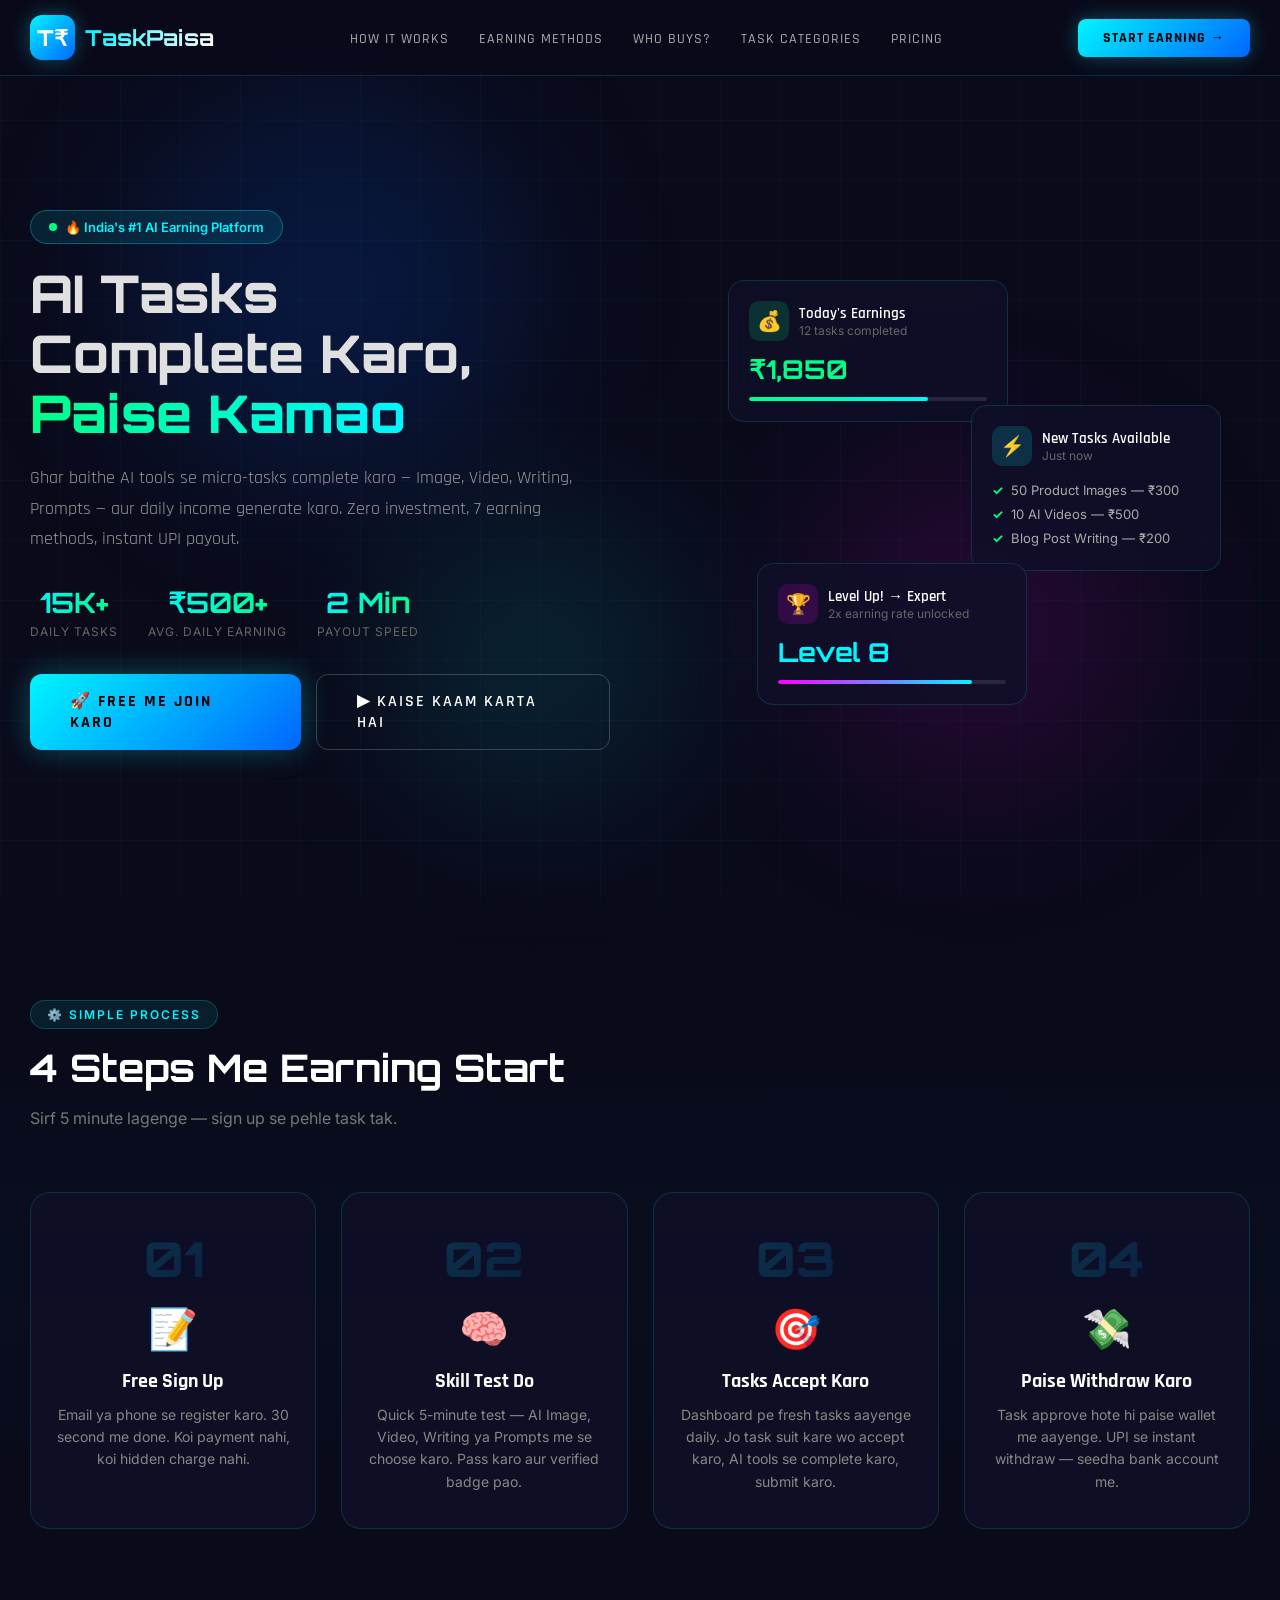
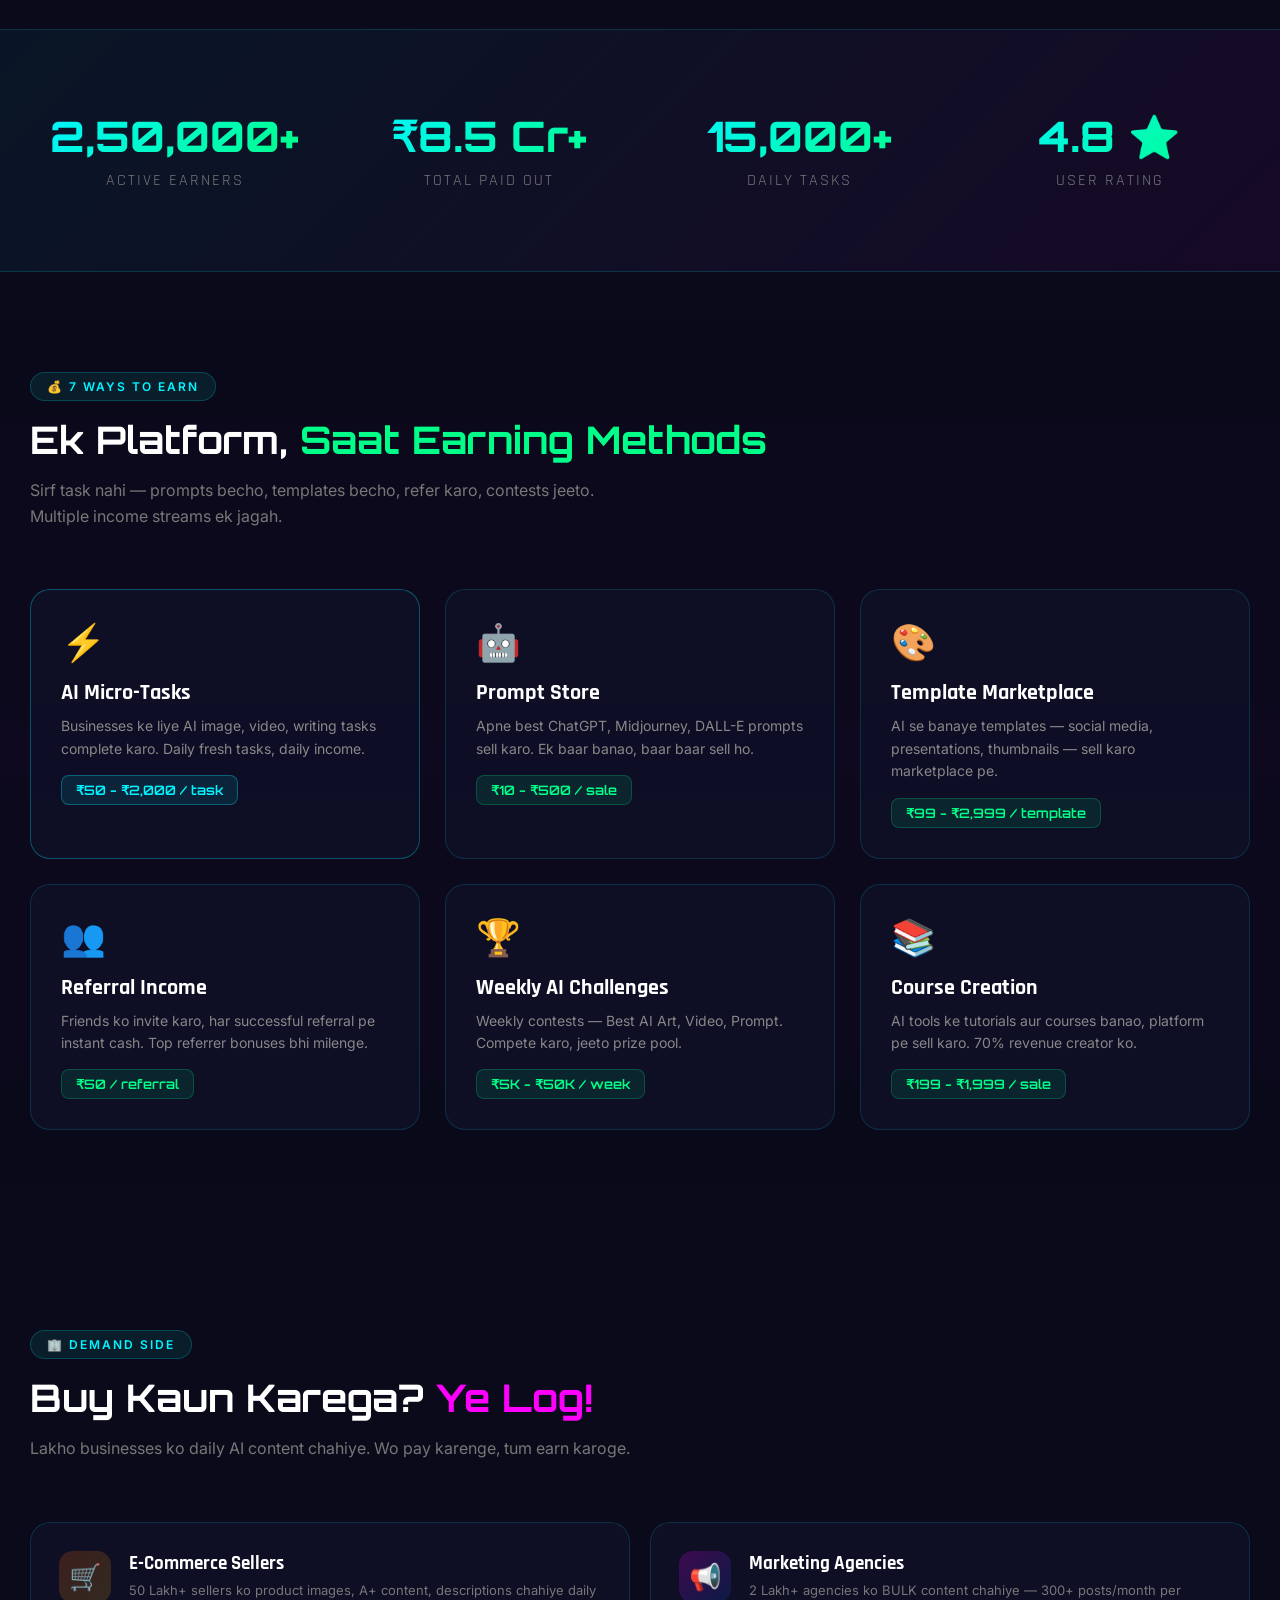
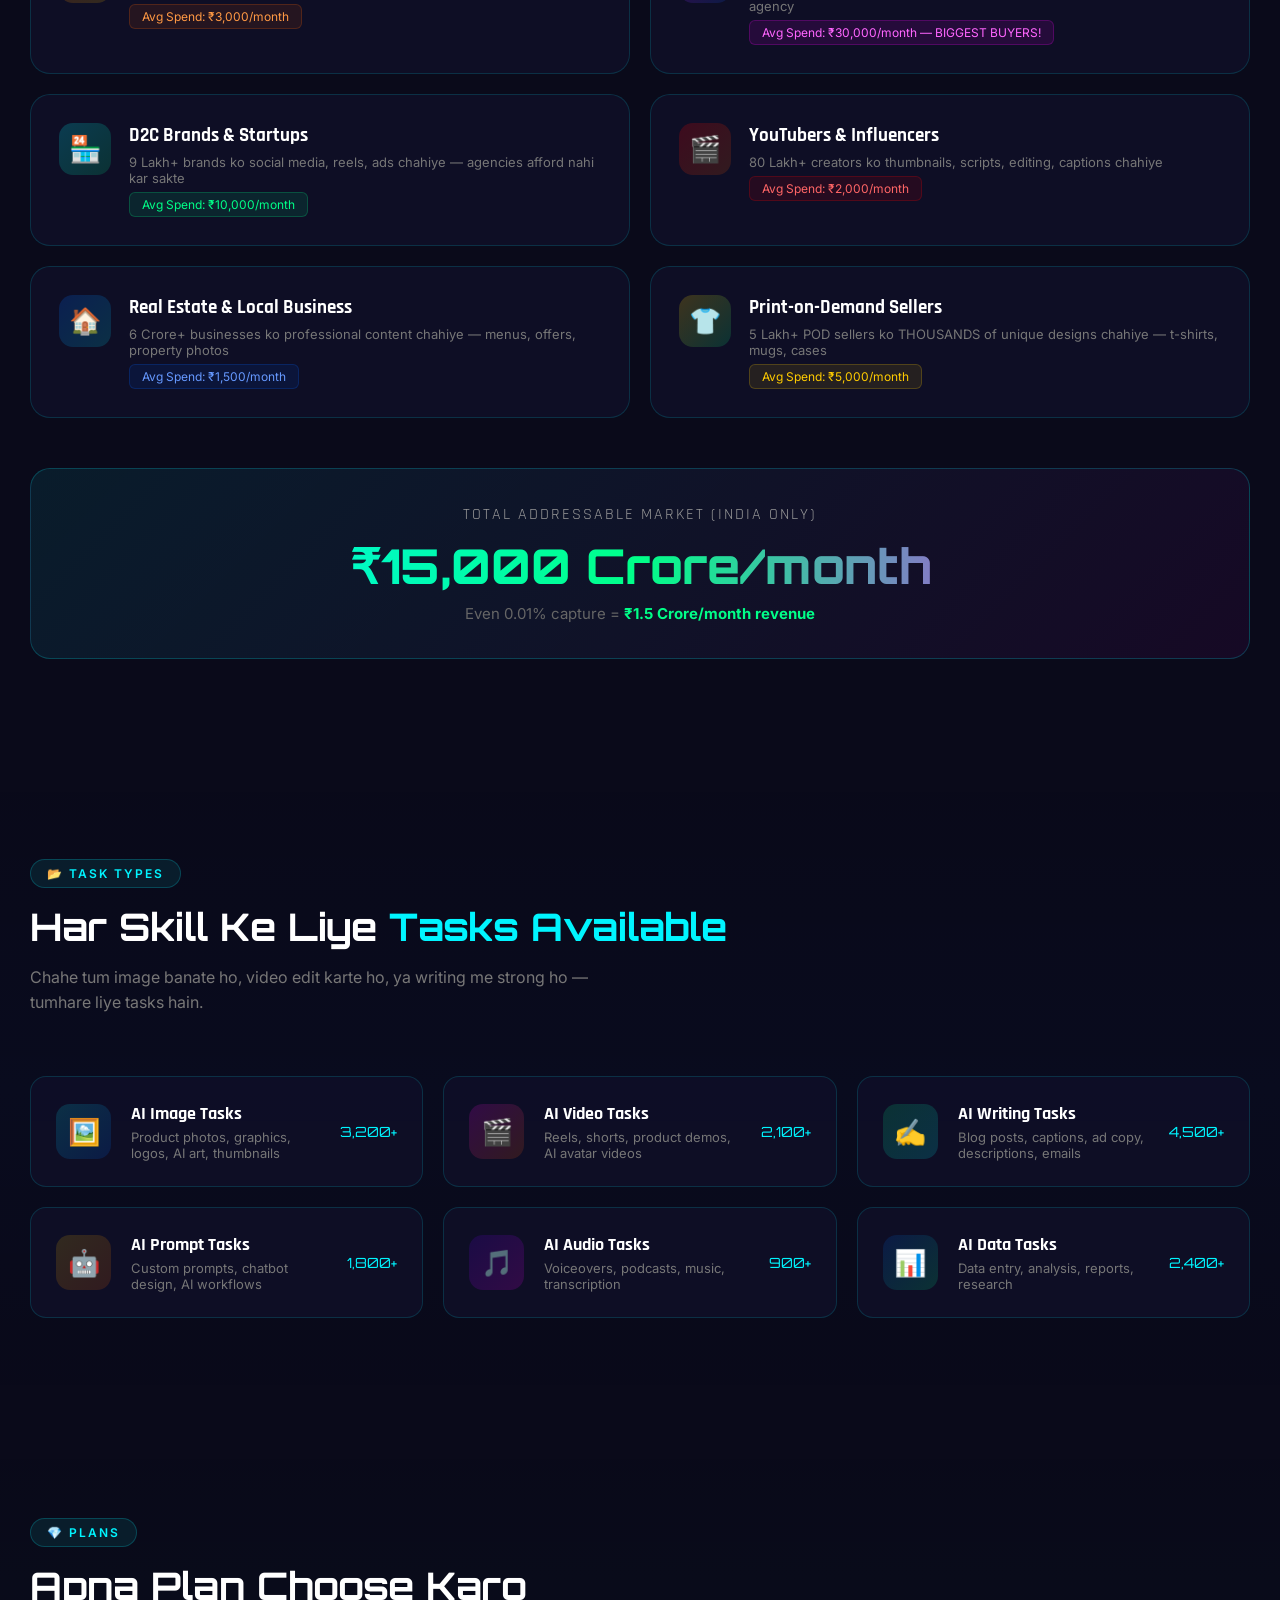
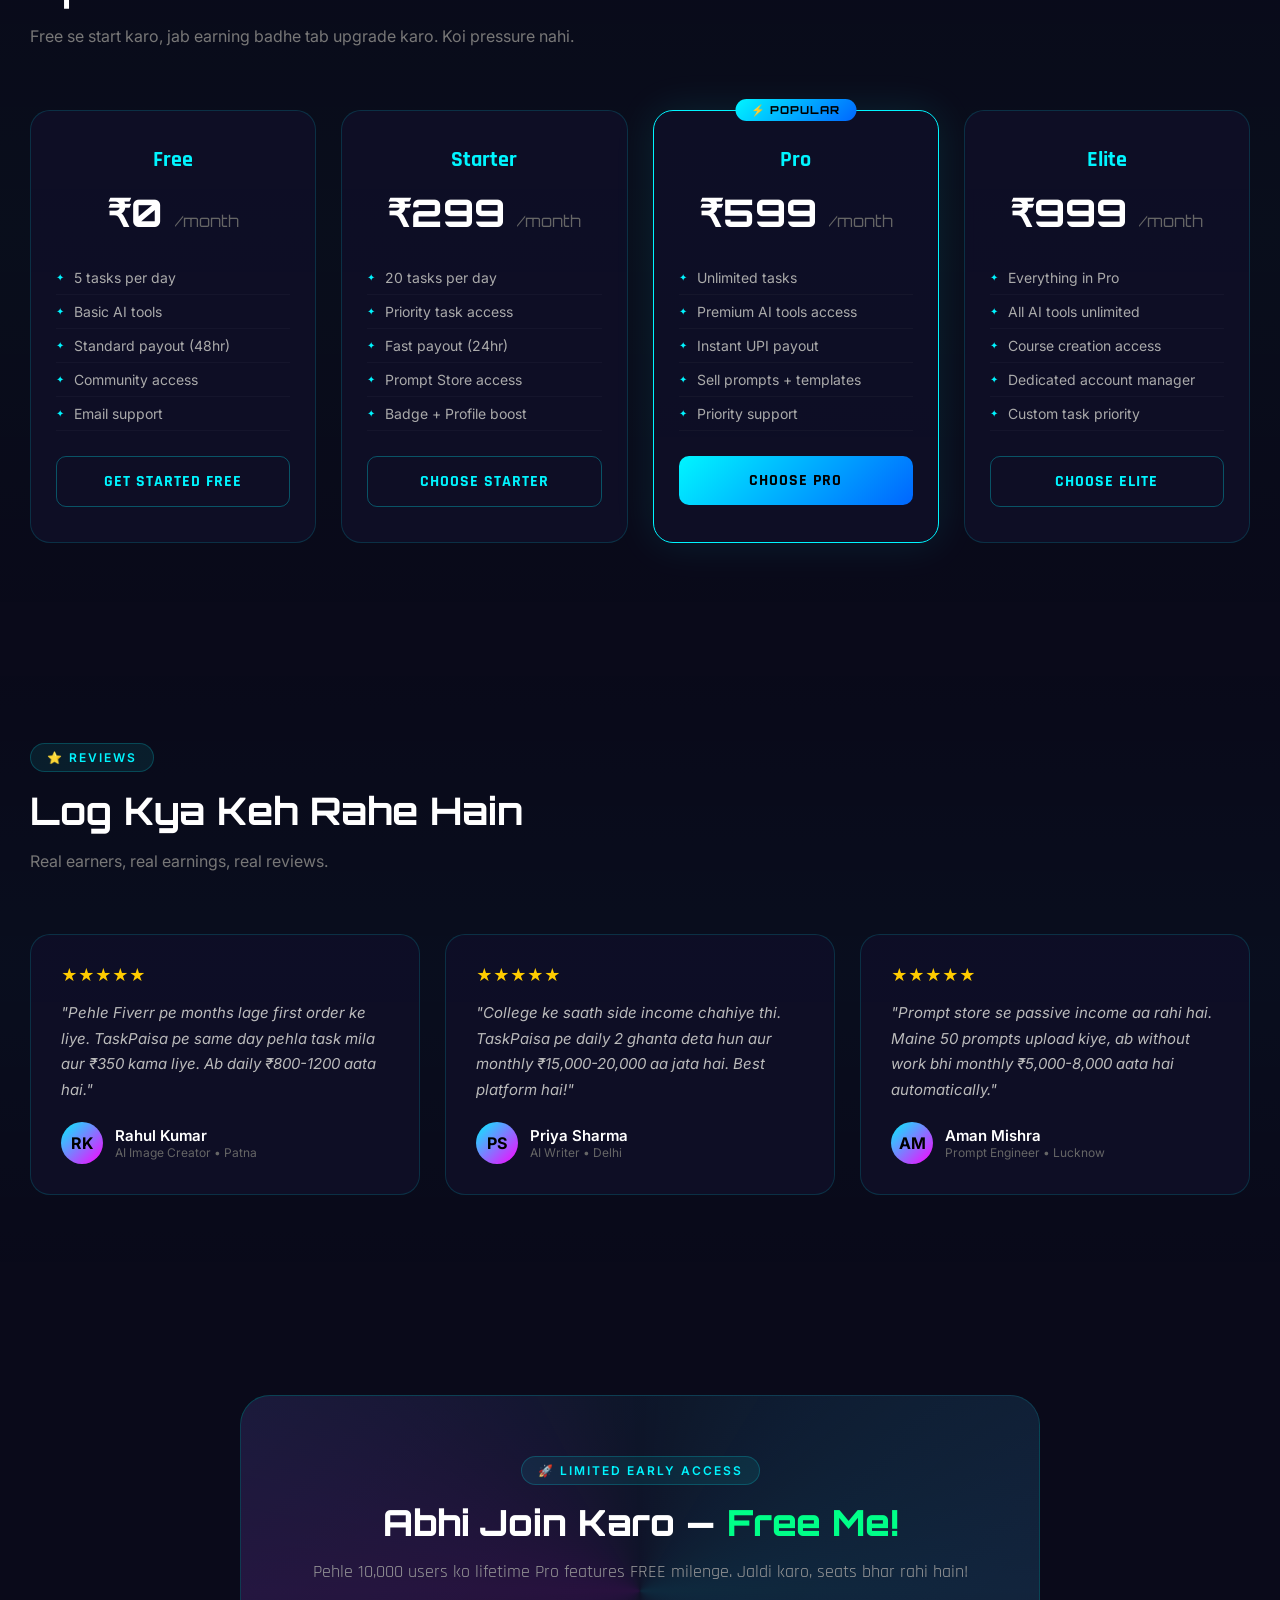
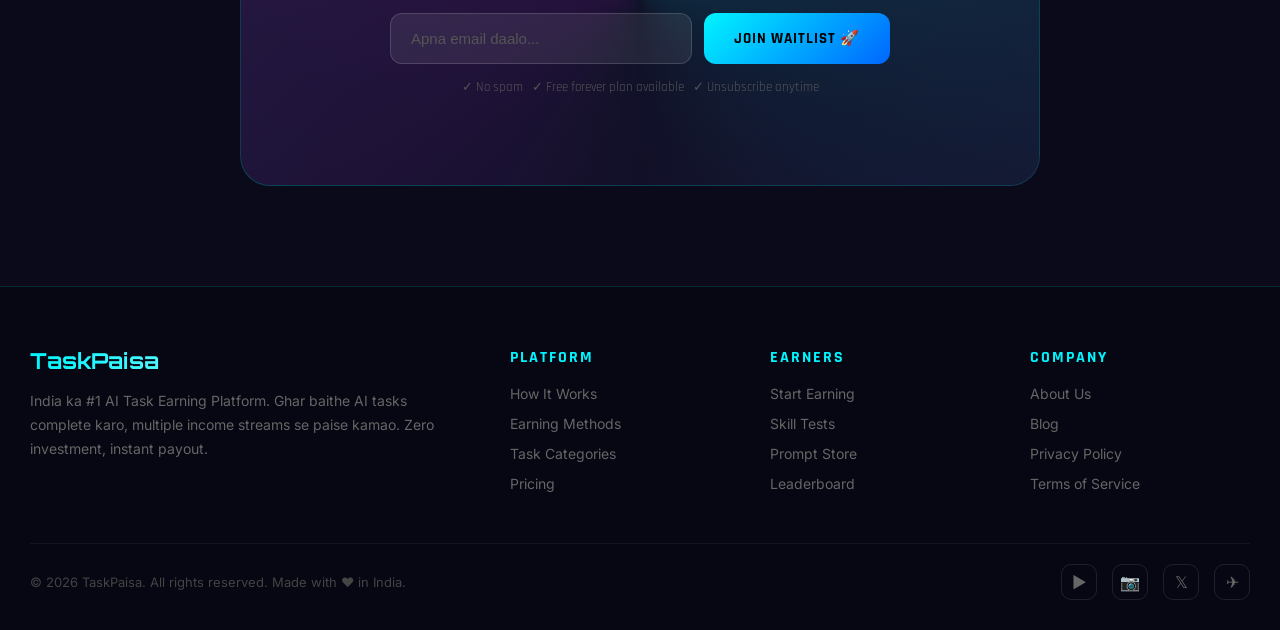
<file: TaskPaisa/index.html>
<!DOCTYPE html>
<html lang="en">
<head>
    <meta charset="UTF-8">
    <meta name="viewport" content="width=device-width, initial-scale=1.0">
    <title>TaskPaisa — AI Se Kamao | India's #1 AI Task Earning Platform</title>
    <meta name="description" content="Ghar baithe AI tasks complete karo aur paise kamao. 7 tarike se earning, instant UPI withdrawal. Free signup, zero investment.">
    <link rel="preconnect" href="https://fonts.googleapis.com">
    <link href="https://fonts.googleapis.com/css2?family=Orbitron:wght@400;500;600;700;800;900&family=Rajdhani:wght@300;400;500;600;700&family=Inter:wght@300;400;500;600;700;800&display=swap" rel="stylesheet">
    <style>
        :root {
            --neon-cyan: #00f5ff;
            --neon-blue: #0066ff;
            --neon-magenta: #ff00ff;
            --neon-green: #00ff88;
            --neon-orange: #ff6600;
            --neon-yellow: #ffcc00;
            --dark-bg: #0a0a1a;
            --card-bg: rgba(15, 15, 40, 0.8);
            --glass: rgba(255, 255, 255, 0.05);
            --glass-border: rgba(0, 245, 255, 0.15);
        }

        * {
            margin: 0;
            padding: 0;
            box-sizing: border-box;
        }

        html {
            scroll-behavior: smooth;
        }

        body {
            font-family: 'Inter', sans-serif;
            background: var(--dark-bg);
            color: #e0e0e0;
            overflow-x: hidden;
        }

        /* === ANIMATED BACKGROUND === */
        .bg-grid {
            position: fixed;
            top: 0;
            left: 0;
            width: 100%;
            height: 100%;
            background-image: 
                linear-gradient(rgba(0, 245, 255, 0.03) 1px, transparent 1px),
                linear-gradient(90deg, rgba(0, 245, 255, 0.03) 1px, transparent 1px);
            background-size: 60px 60px;
            z-index: 0;
            pointer-events: none;
        }

        .bg-orbs {
            position: fixed;
            top: 0;
            left: 0;
            width: 100%;
            height: 100%;
            z-index: 0;
            pointer-events: none;
        }

        .orb {
            position: absolute;
            border-radius: 50%;
            filter: blur(80px);
            animation: float 15s infinite ease-in-out;
        }

        .orb-1 {
            width: 400px;
            height: 400px;
            background: rgba(0, 102, 255, 0.15);
            top: 10%;
            left: 10%;
            animation-delay: 0s;
        }

        .orb-2 {
            width: 350px;
            height: 350px;
            background: rgba(255, 0, 255, 0.1);
            top: 50%;
            right: 10%;
            animation-delay: -5s;
        }

        .orb-3 {
            width: 300px;
            height: 300px;
            background: rgba(0, 245, 255, 0.1);
            bottom: 10%;
            left: 30%;
            animation-delay: -10s;
        }

        @keyframes float {
            0%, 100% { transform: translate(0, 0) scale(1); }
            25% { transform: translate(50px, -30px) scale(1.1); }
            50% { transform: translate(-20px, 40px) scale(0.95); }
            75% { transform: translate(30px, 20px) scale(1.05); }
        }

        /* === NAVBAR === */
        .navbar {
            position: fixed;
            top: 0;
            left: 0;
            width: 100%;
            z-index: 1000;
            padding: 15px 0;
            background: rgba(10, 10, 26, 0.85);
            backdrop-filter: blur(20px);
            border-bottom: 1px solid var(--glass-border);
            transition: all 0.3s ease;
        }

        .navbar.scrolled {
            padding: 10px 0;
            background: rgba(10, 10, 26, 0.95);
        }

        .nav-container {
            max-width: 1300px;
            margin: 0 auto;
            padding: 0 30px;
            display: flex;
            justify-content: space-between;
            align-items: center;
        }

        .nav-logo {
            display: flex;
            align-items: center;
            gap: 10px;
            text-decoration: none;
        }

        .nav-logo-icon {
            width: 45px;
            height: 45px;
            background: linear-gradient(135deg, var(--neon-cyan), var(--neon-blue));
            border-radius: 12px;
            display: flex;
            align-items: center;
            justify-content: center;
            font-size: 22px;
            font-weight: 800;
            color: #fff;
            font-family: 'Orbitron', sans-serif;
            box-shadow: 0 0 20px rgba(0, 245, 255, 0.3);
        }

        .nav-logo-text {
            font-family: 'Orbitron', sans-serif;
            font-size: 22px;
            font-weight: 700;
            background: linear-gradient(90deg, var(--neon-cyan), #fff);
            -webkit-background-clip: text;
            -webkit-text-fill-color: transparent;
        }

        .nav-links {
            display: flex;
            gap: 30px;
            list-style: none;
        }

        .nav-links a {
            color: #aaa;
            text-decoration: none;
            font-size: 14px;
            font-weight: 500;
            transition: color 0.3s;
            font-family: 'Rajdhani', sans-serif;
            text-transform: uppercase;
            letter-spacing: 1px;
        }

        .nav-links a:hover {
            color: var(--neon-cyan);
        }

        .nav-cta {
            padding: 10px 25px;
            background: linear-gradient(135deg, var(--neon-cyan), var(--neon-blue));
            border: none;
            border-radius: 8px;
            color: #000;
            font-weight: 700;
            font-size: 14px;
            cursor: pointer;
            font-family: 'Rajdhani', sans-serif;
            text-transform: uppercase;
            letter-spacing: 1px;
            text-decoration: none;
            transition: all 0.3s;
            box-shadow: 0 0 20px rgba(0, 245, 255, 0.3);
        }

        .nav-cta:hover {
            transform: translateY(-2px);
            box-shadow: 0 0 35px rgba(0, 245, 255, 0.5);
        }

        .hamburger {
            display: none;
            flex-direction: column;
            gap: 5px;
            cursor: pointer;
            background: none;
            border: none;
        }

        .hamburger span {
            width: 25px;
            height: 2px;
            background: var(--neon-cyan);
            transition: all 0.3s;
        }

        /* === HERO SECTION === */
        .hero {
            position: relative;
            z-index: 1;
            min-height: 100vh;
            display: flex;
            align-items: center;
            padding: 120px 30px 60px;
        }

        .hero-container {
            max-width: 1300px;
            margin: 0 auto;
            display: grid;
            grid-template-columns: 1fr 1fr;
            gap: 60px;
            align-items: center;
            width: 100%;
        }

        .hero-badge {
            display: inline-flex;
            align-items: center;
            gap: 8px;
            padding: 8px 18px;
            background: rgba(0, 245, 255, 0.1);
            border: 1px solid rgba(0, 245, 255, 0.3);
            border-radius: 50px;
            font-size: 13px;
            color: var(--neon-cyan);
            font-weight: 600;
            margin-bottom: 20px;
            animation: pulse-glow 2s infinite;
        }

        @keyframes pulse-glow {
            0%, 100% { box-shadow: 0 0 10px rgba(0, 245, 255, 0.2); }
            50% { box-shadow: 0 0 25px rgba(0, 245, 255, 0.4); }
        }

        .hero-badge::before {
            content: '';
            width: 8px;
            height: 8px;
            background: var(--neon-green);
            border-radius: 50%;
            animation: blink 1.5s infinite;
        }

        @keyframes blink {
            0%, 100% { opacity: 1; }
            50% { opacity: 0.3; }
        }

        .hero h1 {
            font-family: 'Orbitron', sans-serif;
            font-size: 52px;
            font-weight: 800;
            line-height: 1.15;
            margin-bottom: 20px;
        }

        .hero h1 .highlight {
            background: linear-gradient(90deg, var(--neon-cyan), var(--neon-magenta));
            -webkit-background-clip: text;
            -webkit-text-fill-color: transparent;
        }

        .hero h1 .highlight-green {
            background: linear-gradient(90deg, var(--neon-green), var(--neon-cyan));
            -webkit-background-clip: text;
            -webkit-text-fill-color: transparent;
        }

        .hero-subtitle {
            font-size: 18px;
            color: #999;
            margin-bottom: 15px;
            line-height: 1.7;
            font-family: 'Rajdhani', sans-serif;
            font-weight: 400;
        }

        .hero-stats {
            display: flex;
            gap: 30px;
            margin: 30px 0;
        }

        .hero-stat {
            text-align: center;
        }

        .hero-stat-num {
            font-family: 'Orbitron', sans-serif;
            font-size: 28px;
            font-weight: 700;
            background: linear-gradient(90deg, var(--neon-cyan), var(--neon-green));
            -webkit-background-clip: text;
            -webkit-text-fill-color: transparent;
        }

        .hero-stat-label {
            font-size: 12px;
            color: #666;
            text-transform: uppercase;
            letter-spacing: 1px;
            margin-top: 4px;
        }

        .hero-buttons {
            display: flex;
            gap: 15px;
            margin-top: 35px;
        }

        .btn-primary {
            padding: 16px 40px;
            background: linear-gradient(135deg, var(--neon-cyan), var(--neon-blue));
            border: none;
            border-radius: 12px;
            color: #000;
            font-weight: 700;
            font-size: 16px;
            cursor: pointer;
            font-family: 'Rajdhani', sans-serif;
            text-transform: uppercase;
            letter-spacing: 2px;
            transition: all 0.3s;
            box-shadow: 0 0 30px rgba(0, 245, 255, 0.3);
            text-decoration: none;
            display: inline-flex;
            align-items: center;
            gap: 10px;
        }

        .btn-primary:hover {
            transform: translateY(-3px);
            box-shadow: 0 0 50px rgba(0, 245, 255, 0.5);
        }

        .btn-secondary {
            padding: 16px 40px;
            background: transparent;
            border: 1px solid rgba(255, 255, 255, 0.2);
            border-radius: 12px;
            color: #fff;
            font-weight: 600;
            font-size: 16px;
            cursor: pointer;
            font-family: 'Rajdhani', sans-serif;
            text-transform: uppercase;
            letter-spacing: 2px;
            transition: all 0.3s;
            text-decoration: none;
            display: inline-flex;
            align-items: center;
            gap: 10px;
        }

        .btn-secondary:hover {
            border-color: var(--neon-cyan);
            background: rgba(0, 245, 255, 0.05);
            transform: translateY(-3px);
        }

        /* Hero Right - Floating Cards */
        .hero-visual {
            position: relative;
            height: 500px;
        }

        .floating-card {
            position: absolute;
            background: var(--card-bg);
            backdrop-filter: blur(20px);
            border: 1px solid var(--glass-border);
            border-radius: 16px;
            padding: 20px;
            animation: card-float 6s infinite ease-in-out;
        }

        .floating-card-1 {
            top: 10%;
            left: 10%;
            width: 280px;
            animation-delay: 0s;
        }

        .floating-card-2 {
            top: 35%;
            right: 5%;
            width: 250px;
            animation-delay: -2s;
        }

        .floating-card-3 {
            bottom: 5%;
            left: 15%;
            width: 270px;
            animation-delay: -4s;
        }

        @keyframes card-float {
            0%, 100% { transform: translateY(0); }
            50% { transform: translateY(-15px); }
        }

        .fc-header {
            display: flex;
            align-items: center;
            gap: 10px;
            margin-bottom: 12px;
        }

        .fc-icon {
            width: 40px;
            height: 40px;
            border-radius: 10px;
            display: flex;
            align-items: center;
            justify-content: center;
            font-size: 20px;
        }

        .fc-icon-green { background: rgba(0, 255, 136, 0.15); }
        .fc-icon-cyan { background: rgba(0, 245, 255, 0.15); }
        .fc-icon-magenta { background: rgba(255, 0, 255, 0.15); }

        .fc-title {
            font-family: 'Rajdhani', sans-serif;
            font-size: 15px;
            font-weight: 600;
            color: #fff;
        }

        .fc-subtitle {
            font-size: 12px;
            color: #666;
        }

        .fc-amount {
            font-family: 'Orbitron', sans-serif;
            font-size: 26px;
            font-weight: 700;
            margin-top: 5px;
        }

        .fc-amount-green {
            color: var(--neon-green);
        }

        .fc-amount-cyan {
            color: var(--neon-cyan);
        }

        .fc-progress {
            width: 100%;
            height: 4px;
            background: rgba(255, 255, 255, 0.1);
            border-radius: 4px;
            margin-top: 12px;
            overflow: hidden;
        }

        .fc-progress-bar {
            height: 100%;
            border-radius: 4px;
            animation: progress-fill 3s infinite;
        }

        .fc-progress-green {
            background: linear-gradient(90deg, var(--neon-green), var(--neon-cyan));
            width: 75%;
        }

        .fc-progress-cyan {
            background: linear-gradient(90deg, var(--neon-cyan), var(--neon-blue));
            width: 60%;
        }

        .fc-progress-magenta {
            background: linear-gradient(90deg, var(--neon-magenta), var(--neon-cyan));
            width: 85%;
        }

        @keyframes progress-fill {
            0% { opacity: 0.7; }
            50% { opacity: 1; }
            100% { opacity: 0.7; }
        }

        .fc-task-list {
            list-style: none;
            margin-top: 10px;
        }

        .fc-task-list li {
            display: flex;
            align-items: center;
            gap: 8px;
            font-size: 13px;
            color: #aaa;
            padding: 4px 0;
        }

        .fc-task-list li::before {
            content: '✓';
            color: var(--neon-green);
            font-weight: 700;
        }

        /* === SECTION COMMON === */
        section {
            position: relative;
            z-index: 1;
            padding: 100px 30px;
        }

        .section-container {
            max-width: 1300px;
            margin: 0 auto;
        }

        .section-badge {
            display: inline-flex;
            align-items: center;
            gap: 6px;
            padding: 6px 16px;
            background: rgba(0, 245, 255, 0.08);
            border: 1px solid rgba(0, 245, 255, 0.2);
            border-radius: 50px;
            font-size: 12px;
            color: var(--neon-cyan);
            font-weight: 600;
            text-transform: uppercase;
            letter-spacing: 2px;
            margin-bottom: 15px;
        }

        .section-title {
            font-family: 'Orbitron', sans-serif;
            font-size: 38px;
            font-weight: 700;
            margin-bottom: 15px;
            color: #fff;
        }

        .section-subtitle {
            font-size: 16px;
            color: #777;
            max-width: 600px;
            line-height: 1.6;
        }

        /* === HOW IT WORKS === */
        .how-it-works {
            background: linear-gradient(180deg, transparent, rgba(0, 245, 255, 0.02), transparent);
        }

        .steps-grid {
            display: grid;
            grid-template-columns: repeat(4, 1fr);
            gap: 25px;
            margin-top: 60px;
        }

        .step-card {
            background: var(--card-bg);
            border: 1px solid var(--glass-border);
            border-radius: 20px;
            padding: 35px 25px;
            text-align: center;
            position: relative;
            transition: all 0.4s;
        }

        .step-card:hover {
            transform: translateY(-8px);
            border-color: var(--neon-cyan);
            box-shadow: 0 0 40px rgba(0, 245, 255, 0.1);
        }

        .step-number {
            font-family: 'Orbitron', sans-serif;
            font-size: 48px;
            font-weight: 800;
            background: linear-gradient(135deg, rgba(0, 245, 255, 0.2), rgba(0, 102, 255, 0.1));
            -webkit-background-clip: text;
            -webkit-text-fill-color: transparent;
            margin-bottom: 15px;
        }

        .step-icon {
            font-size: 40px;
            margin-bottom: 15px;
        }

        .step-title {
            font-family: 'Rajdhani', sans-serif;
            font-size: 20px;
            font-weight: 700;
            color: #fff;
            margin-bottom: 10px;
        }

        .step-desc {
            font-size: 14px;
            color: #888;
            line-height: 1.6;
        }

        /* === EARNING METHODS === */
        .earning-methods {
            background: linear-gradient(180deg, transparent, rgba(255, 0, 255, 0.02), transparent);
        }

        .methods-grid {
            display: grid;
            grid-template-columns: repeat(3, 1fr);
            gap: 25px;
            margin-top: 60px;
        }

        .method-card {
            background: var(--card-bg);
            border: 1px solid var(--glass-border);
            border-radius: 20px;
            padding: 30px;
            transition: all 0.4s;
            position: relative;
            overflow: hidden;
        }

        .method-card::before {
            content: '';
            position: absolute;
            top: 0;
            left: 0;
            width: 100%;
            height: 3px;
            background: linear-gradient(90deg, var(--neon-cyan), var(--neon-magenta));
            opacity: 0;
            transition: opacity 0.3s;
        }

        .method-card:hover::before {
            opacity: 1;
        }

        .method-card:hover {
            transform: translateY(-5px);
            border-color: rgba(0, 245, 255, 0.3);
            box-shadow: 0 0 40px rgba(0, 245, 255, 0.08);
        }

        .method-icon {
            font-size: 36px;
            margin-bottom: 15px;
        }

        .method-title {
            font-family: 'Rajdhani', sans-serif;
            font-size: 22px;
            font-weight: 700;
            color: #fff;
            margin-bottom: 8px;
        }

        .method-desc {
            font-size: 14px;
            color: #888;
            line-height: 1.6;
            margin-bottom: 15px;
        }

        .method-earning {
            display: inline-flex;
            align-items: center;
            gap: 6px;
            padding: 6px 14px;
            background: rgba(0, 255, 136, 0.1);
            border: 1px solid rgba(0, 255, 136, 0.2);
            border-radius: 8px;
            font-family: 'Orbitron', sans-serif;
            font-size: 13px;
            font-weight: 600;
            color: var(--neon-green);
        }

        .method-card.featured {
            border-color: rgba(0, 245, 255, 0.3);
            grid-column: span 1;
        }

        .method-card.featured .method-earning {
            background: rgba(0, 245, 255, 0.1);
            border-color: rgba(0, 245, 255, 0.3);
            color: var(--neon-cyan);
        }

        /* === TASK CATEGORIES === */
        .task-categories {
            background: linear-gradient(180deg, transparent, rgba(0, 102, 255, 0.02), transparent);
        }

        .categories-grid {
            display: grid;
            grid-template-columns: repeat(3, 1fr);
            gap: 20px;
            margin-top: 60px;
        }

        .category-card {
            background: var(--card-bg);
            border: 1px solid var(--glass-border);
            border-radius: 16px;
            padding: 25px;
            display: flex;
            align-items: center;
            gap: 20px;
            transition: all 0.3s;
            cursor: default;
        }

        .category-card:hover {
            border-color: var(--neon-cyan);
            transform: translateX(5px);
        }

        .cat-icon {
            width: 55px;
            height: 55px;
            border-radius: 14px;
            display: flex;
            align-items: center;
            justify-content: center;
            font-size: 26px;
            flex-shrink: 0;
        }

        .cat-icon-1 { background: linear-gradient(135deg, rgba(0, 245, 255, 0.15), rgba(0, 102, 255, 0.15)); }
        .cat-icon-2 { background: linear-gradient(135deg, rgba(255, 0, 255, 0.15), rgba(255, 102, 0, 0.15)); }
        .cat-icon-3 { background: linear-gradient(135deg, rgba(0, 255, 136, 0.15), rgba(0, 245, 255, 0.15)); }
        .cat-icon-4 { background: linear-gradient(135deg, rgba(255, 204, 0, 0.15), rgba(255, 102, 0, 0.15)); }
        .cat-icon-5 { background: linear-gradient(135deg, rgba(102, 0, 255, 0.15), rgba(255, 0, 255, 0.15)); }
        .cat-icon-6 { background: linear-gradient(135deg, rgba(0, 102, 255, 0.15), rgba(0, 255, 136, 0.15)); }

        .cat-info h4 {
            font-family: 'Rajdhani', sans-serif;
            font-size: 18px;
            font-weight: 700;
            color: #fff;
            margin-bottom: 4px;
        }

        .cat-info p {
            font-size: 13px;
            color: #777;
        }

        .cat-count {
            margin-left: auto;
            font-family: 'Orbitron', sans-serif;
            font-size: 14px;
            color: var(--neon-cyan);
            white-space: nowrap;
        }

        /* === PRICING === */
        .pricing {
            background: linear-gradient(180deg, transparent, rgba(0, 255, 136, 0.02), transparent);
        }

        .pricing-grid {
            display: grid;
            grid-template-columns: repeat(4, 1fr);
            gap: 25px;
            margin-top: 60px;
        }

        .price-card {
            background: var(--card-bg);
            border: 1px solid var(--glass-border);
            border-radius: 20px;
            padding: 35px 25px;
            text-align: center;
            transition: all 0.4s;
            position: relative;
        }

        .price-card:hover {
            transform: translateY(-8px);
        }

        .price-card.popular {
            border-color: var(--neon-cyan);
            box-shadow: 0 0 40px rgba(0, 245, 255, 0.1);
        }

        .price-card.popular::after {
            content: '⚡ POPULAR';
            position: absolute;
            top: -12px;
            left: 50%;
            transform: translateX(-50%);
            background: linear-gradient(135deg, var(--neon-cyan), var(--neon-blue));
            color: #000;
            padding: 4px 16px;
            border-radius: 20px;
            font-size: 11px;
            font-weight: 800;
            font-family: 'Orbitron', sans-serif;
            letter-spacing: 1px;
        }

        .price-name {
            font-family: 'Rajdhani', sans-serif;
            font-size: 22px;
            font-weight: 700;
            color: var(--neon-cyan);
            margin-bottom: 5px;
        }

        .price-amount {
            font-family: 'Orbitron', sans-serif;
            font-size: 38px;
            font-weight: 800;
            color: #fff;
            margin: 15px 0;
        }

        .price-amount span {
            font-size: 16px;
            color: #666;
            font-weight: 400;
        }

        .price-features {
            list-style: none;
            margin: 25px 0;
            text-align: left;
        }

        .price-features li {
            display: flex;
            align-items: center;
            gap: 10px;
            padding: 8px 0;
            font-size: 14px;
            color: #aaa;
            border-bottom: 1px solid rgba(255, 255, 255, 0.03);
        }

        .price-features li::before {
            content: '✦';
            color: var(--neon-cyan);
            font-size: 10px;
        }

        .price-btn {
            width: 100%;
            padding: 14px;
            border-radius: 10px;
            border: 1px solid rgba(0, 245, 255, 0.3);
            background: transparent;
            color: var(--neon-cyan);
            font-family: 'Rajdhani', sans-serif;
            font-size: 16px;
            font-weight: 700;
            cursor: pointer;
            transition: all 0.3s;
            text-transform: uppercase;
            letter-spacing: 1px;
        }

        .price-btn:hover {
            background: rgba(0, 245, 255, 0.1);
        }

        .price-card.popular .price-btn {
            background: linear-gradient(135deg, var(--neon-cyan), var(--neon-blue));
            color: #000;
            border: none;
        }

        .price-card.popular .price-btn:hover {
            box-shadow: 0 0 30px rgba(0, 245, 255, 0.4);
        }

        /* === LIVE COUNTER === */
        .live-counter {
            background: linear-gradient(135deg, rgba(0, 245, 255, 0.05), rgba(255, 0, 255, 0.05));
            border-top: 1px solid var(--glass-border);
            border-bottom: 1px solid var(--glass-border);
            padding: 60px 30px;
        }

        .counter-grid {
            max-width: 1300px;
            margin: 0 auto;
            display: grid;
            grid-template-columns: repeat(4, 1fr);
            gap: 30px;
            text-align: center;
        }

        .counter-item {
            padding: 20px;
        }

        .counter-num {
            font-family: 'Orbitron', sans-serif;
            font-size: 42px;
            font-weight: 800;
            background: linear-gradient(135deg, var(--neon-cyan), var(--neon-green));
            -webkit-background-clip: text;
            -webkit-text-fill-color: transparent;
        }

        .counter-label {
            font-family: 'Rajdhani', sans-serif;
            font-size: 16px;
            color: #777;
            margin-top: 8px;
            text-transform: uppercase;
            letter-spacing: 2px;
        }

        /* === TESTIMONIALS === */
        .testimonials {
            background: linear-gradient(180deg, transparent, rgba(0, 245, 255, 0.02), transparent);
        }

        .testimonial-grid {
            display: grid;
            grid-template-columns: repeat(3, 1fr);
            gap: 25px;
            margin-top: 60px;
        }

        .testimonial-card {
            background: var(--card-bg);
            border: 1px solid var(--glass-border);
            border-radius: 20px;
            padding: 30px;
            transition: all 0.3s;
        }

        .testimonial-card:hover {
            border-color: rgba(0, 245, 255, 0.3);
            transform: translateY(-5px);
        }

        .testi-stars {
            color: var(--neon-yellow);
            font-size: 16px;
            margin-bottom: 15px;
        }

        .testi-text {
            font-size: 15px;
            color: #bbb;
            line-height: 1.7;
            margin-bottom: 20px;
            font-style: italic;
        }

        .testi-author {
            display: flex;
            align-items: center;
            gap: 12px;
        }

        .testi-avatar {
            width: 42px;
            height: 42px;
            border-radius: 50%;
            background: linear-gradient(135deg, var(--neon-cyan), var(--neon-magenta));
            display: flex;
            align-items: center;
            justify-content: center;
            font-weight: 700;
            font-size: 16px;
            color: #000;
        }

        .testi-name {
            font-weight: 600;
            color: #fff;
            font-size: 15px;
        }

        .testi-role {
            font-size: 12px;
            color: #666;
        }

        /* === CTA SECTION === */
        .cta-section {
            text-align: center;
            padding: 100px 30px;
        }

        .cta-box {
            max-width: 800px;
            margin: 0 auto;
            background: linear-gradient(135deg, rgba(0, 245, 255, 0.08), rgba(255, 0, 255, 0.05));
            border: 1px solid rgba(0, 245, 255, 0.2);
            border-radius: 30px;
            padding: 60px 40px;
            position: relative;
            overflow: hidden;
        }

        .cta-box::before {
            content: '';
            position: absolute;
            top: -50%;
            left: -50%;
            width: 200%;
            height: 200%;
            background: conic-gradient(from 0deg, transparent, rgba(0, 245, 255, 0.1), transparent, rgba(255, 0, 255, 0.1), transparent);
            animation: rotate-bg 10s linear infinite;
            z-index: 0;
        }

        @keyframes rotate-bg {
            0% { transform: rotate(0deg); }
            100% { transform: rotate(360deg); }
        }

        .cta-box > * {
            position: relative;
            z-index: 1;
        }

        .cta-box h2 {
            font-family: 'Orbitron', sans-serif;
            font-size: 36px;
            font-weight: 800;
            margin-bottom: 15px;
            color: #fff;
        }

        .cta-box p {
            font-size: 18px;
            color: #999;
            margin-bottom: 30px;
            font-family: 'Rajdhani', sans-serif;
        }

        .cta-form {
            display: flex;
            gap: 12px;
            max-width: 500px;
            margin: 0 auto;
        }

        .cta-form input {
            flex: 1;
            padding: 16px 20px;
            background: rgba(255, 255, 255, 0.08);
            border: 1px solid rgba(255, 255, 255, 0.15);
            border-radius: 12px;
            color: #fff;
            font-size: 15px;
            outline: none;
            transition: border-color 0.3s;
        }

        .cta-form input:focus {
            border-color: var(--neon-cyan);
        }

        .cta-form input::placeholder {
            color: #555;
        }

        .cta-form button {
            padding: 16px 30px;
            background: linear-gradient(135deg, var(--neon-cyan), var(--neon-blue));
            border: none;
            border-radius: 12px;
            color: #000;
            font-weight: 700;
            font-size: 15px;
            cursor: pointer;
            font-family: 'Rajdhani', sans-serif;
            text-transform: uppercase;
            letter-spacing: 1px;
            white-space: nowrap;
            transition: all 0.3s;
        }

        .cta-form button:hover {
            box-shadow: 0 0 30px rgba(0, 245, 255, 0.5);
            transform: translateY(-2px);
        }

        /* === FOOTER === */
        .footer {
            position: relative;
            z-index: 1;
            border-top: 1px solid var(--glass-border);
            padding: 60px 30px 30px;
            background: rgba(5, 5, 15, 0.5);
        }

        .footer-container {
            max-width: 1300px;
            margin: 0 auto;
            display: grid;
            grid-template-columns: 2fr 1fr 1fr 1fr;
            gap: 40px;
        }

        .footer-brand h3 {
            font-family: 'Orbitron', sans-serif;
            font-size: 22px;
            background: linear-gradient(90deg, var(--neon-cyan), #fff);
            -webkit-background-clip: text;
            -webkit-text-fill-color: transparent;
            margin-bottom: 15px;
        }

        .footer-brand p {
            font-size: 14px;
            color: #666;
            line-height: 1.7;
        }

        .footer-col h4 {
            font-family: 'Rajdhani', sans-serif;
            font-size: 16px;
            font-weight: 700;
            color: var(--neon-cyan);
            margin-bottom: 15px;
            text-transform: uppercase;
            letter-spacing: 2px;
        }

        .footer-col ul {
            list-style: none;
        }

        .footer-col ul li {
            margin-bottom: 10px;
        }

        .footer-col ul li a {
            color: #666;
            text-decoration: none;
            font-size: 14px;
            transition: color 0.3s;
        }

        .footer-col ul li a:hover {
            color: var(--neon-cyan);
        }

        .footer-bottom {
            max-width: 1300px;
            margin: 40px auto 0;
            padding-top: 20px;
            border-top: 1px solid rgba(255, 255, 255, 0.05);
            display: flex;
            justify-content: space-between;
            align-items: center;
            font-size: 13px;
            color: #444;
        }

        .footer-socials {
            display: flex;
            gap: 15px;
        }

        .footer-socials a {
            width: 36px;
            height: 36px;
            border-radius: 10px;
            border: 1px solid rgba(255, 255, 255, 0.1);
            display: flex;
            align-items: center;
            justify-content: center;
            color: #666;
            text-decoration: none;
            font-size: 16px;
            transition: all 0.3s;
        }

        .footer-socials a:hover {
            border-color: var(--neon-cyan);
            color: var(--neon-cyan);
            background: rgba(0, 245, 255, 0.05);
        }

        /* === SCROLLBAR === */
        ::-webkit-scrollbar {
            width: 6px;
        }

        ::-webkit-scrollbar-track {
            background: var(--dark-bg);
        }

        ::-webkit-scrollbar-thumb {
            background: var(--neon-cyan);
            border-radius: 3px;
        }

        /* === RESPONSIVE === */
        @media (max-width: 1024px) {
            .hero-container {
                grid-template-columns: 1fr;
                text-align: center;
            }

            .hero-visual {
                height: 350px;
            }

            .hero-stats {
                justify-content: center;
            }

            .hero-buttons {
                justify-content: center;
            }

            .steps-grid, .pricing-grid, .counter-grid {
                grid-template-columns: repeat(2, 1fr);
            }

            .methods-grid, .categories-grid, .testimonial-grid {
                grid-template-columns: repeat(2, 1fr);
            }

            .footer-container {
                grid-template-columns: 1fr 1fr;
            }
        }

        @media (max-width: 768px) {
            .nav-links {
                display: none;
            }

            .hamburger {
                display: flex;
            }

            .hero h1 {
                font-size: 32px;
            }

            .section-title {
                font-size: 28px;
            }

            .steps-grid, .methods-grid, .categories-grid,
            .pricing-grid, .testimonial-grid, .counter-grid {
                grid-template-columns: 1fr;
            }

            .hero-visual {
                height: 500px;
            }

            .floating-card-1 { left: 5%; }
            .floating-card-2 { right: 5%; }
            .floating-card-3 { left: 5%; }

            .cta-form {
                flex-direction: column;
            }

            .footer-container {
                grid-template-columns: 1fr;
            }

            .footer-bottom {
                flex-direction: column;
                gap: 15px;
                text-align: center;
            }

            .price-amount {
                font-size: 30px;
            }
        }
    </style>
</head>
<body>

    <!-- Background Effects -->
    <div class="bg-grid"></div>
    <div class="bg-orbs">
        <div class="orb orb-1"></div>
        <div class="orb orb-2"></div>
        <div class="orb orb-3"></div>
    </div>

    <!-- Navbar -->
    <nav class="navbar" id="navbar">
        <div class="nav-container">
            <a href="#" class="nav-logo">
                <div class="nav-logo-icon">T₹</div>
                <span class="nav-logo-text">TaskPaisa</span>
            </a>
            <ul class="nav-links">
                <li><a href="#how">How It Works</a></li>
                <li><a href="#earn">Earning Methods</a></li>
                <li><a href="#buyers">Who Buys?</a></li>
                <li><a href="#tasks">Task Categories</a></li>
                <li><a href="#pricing">Pricing</a></li>
            </ul>
            <a href="#join" class="nav-cta">Start Earning →</a>
            <button class="hamburger" id="hamburger" aria-label="Menu">
                <span></span><span></span><span></span>
            </button>
        </div>
    </nav>

    <!-- Hero Section -->
    <section class="hero">
        <div class="hero-container">
            <div class="hero-content">
                <div class="hero-badge">🔥 India's #1 AI Earning Platform</div>
                <h1>
                    AI Tasks<br>
                    Complete Karo,<br>
                    <span class="highlight-green">Paise Kamao</span>
                </h1>
                <p class="hero-subtitle">
                    Ghar baithe AI tools se micro-tasks complete karo — Image, Video, Writing, Prompts — aur daily income generate karo. Zero investment, 7 earning methods, instant UPI payout.
                </p>
                <div class="hero-stats">
                    <div class="hero-stat">
                        <div class="hero-stat-num" id="stat-tasks">15K+</div>
                        <div class="hero-stat-label">Daily Tasks</div>
                    </div>
                    <div class="hero-stat">
                        <div class="hero-stat-num">₹500+</div>
                        <div class="hero-stat-label">Avg. Daily Earning</div>
                    </div>
                    <div class="hero-stat">
                        <div class="hero-stat-num">2 Min</div>
                        <div class="hero-stat-label">Payout Speed</div>
                    </div>
                </div>
                <div class="hero-buttons">
                    <a href="#join" class="btn-primary">🚀 Free Me Join Karo</a>
                    <a href="#how" class="btn-secondary">▶ Kaise Kaam Karta Hai</a>
                </div>
            </div>
            <div class="hero-visual">
                <!-- Floating Card 1: Earnings -->
                <div class="floating-card floating-card-1">
                    <div class="fc-header">
                        <div class="fc-icon fc-icon-green">💰</div>
                        <div>
                            <div class="fc-title">Today's Earnings</div>
                            <div class="fc-subtitle">12 tasks completed</div>
                        </div>
                    </div>
                    <div class="fc-amount fc-amount-green">₹1,850</div>
                    <div class="fc-progress">
                        <div class="fc-progress-bar fc-progress-green"></div>
                    </div>
                </div>
                <!-- Floating Card 2: Task Alerts -->
                <div class="floating-card floating-card-2">
                    <div class="fc-header">
                        <div class="fc-icon fc-icon-cyan">⚡</div>
                        <div>
                            <div class="fc-title">New Tasks Available</div>
                            <div class="fc-subtitle">Just now</div>
                        </div>
                    </div>
                    <ul class="fc-task-list">
                        <li>50 Product Images — ₹300</li>
                        <li>10 AI Videos — ₹500</li>
                        <li>Blog Post Writing — ₹200</li>
                    </ul>
                </div>
                <!-- Floating Card 3: Level Up -->
                <div class="floating-card floating-card-3">
                    <div class="fc-header">
                        <div class="fc-icon fc-icon-magenta">🏆</div>
                        <div>
                            <div class="fc-title">Level Up! → Expert</div>
                            <div class="fc-subtitle">2x earning rate unlocked</div>
                        </div>
                    </div>
                    <div class="fc-amount fc-amount-cyan">Level 8</div>
                    <div class="fc-progress">
                        <div class="fc-progress-bar fc-progress-magenta"></div>
                    </div>
                </div>
            </div>
        </div>
    </section>

    <!-- How It Works -->
    <section class="how-it-works" id="how">
        <div class="section-container">
            <div class="section-badge">⚙️ Simple Process</div>
            <div class="section-title">4 Steps Me Earning Start</div>
            <div class="section-subtitle">Sirf 5 minute lagenge — sign up se pehle task tak.</div>
            <div class="steps-grid">
                <div class="step-card">
                    <div class="step-number">01</div>
                    <div class="step-icon">📝</div>
                    <div class="step-title">Free Sign Up</div>
                    <div class="step-desc">Email ya phone se register karo. 30 second me done. Koi payment nahi, koi hidden charge nahi.</div>
                </div>
                <div class="step-card">
                    <div class="step-number">02</div>
                    <div class="step-icon">🧠</div>
                    <div class="step-title">Skill Test Do</div>
                    <div class="step-desc">Quick 5-minute test — AI Image, Video, Writing ya Prompts me se choose karo. Pass karo aur verified badge pao.</div>
                </div>
                <div class="step-card">
                    <div class="step-number">03</div>
                    <div class="step-icon">🎯</div>
                    <div class="step-title">Tasks Accept Karo</div>
                    <div class="step-desc">Dashboard pe fresh tasks aayenge daily. Jo task suit kare wo accept karo, AI tools se complete karo, submit karo.</div>
                </div>
                <div class="step-card">
                    <div class="step-number">04</div>
                    <div class="step-icon">💸</div>
                    <div class="step-title">Paise Withdraw Karo</div>
                    <div class="step-desc">Task approve hote hi paise wallet me aayenge. UPI se instant withdraw — seedha bank account me.</div>
                </div>
            </div>
        </div>
    </section>

    <!-- Live Counter -->
    <div class="live-counter">
        <div class="counter-grid">
            <div class="counter-item">
                <div class="counter-num" id="counter-users">2,50,000+</div>
                <div class="counter-label">Active Earners</div>
            </div>
            <div class="counter-item">
                <div class="counter-num">₹8.5 Cr+</div>
                <div class="counter-label">Total Paid Out</div>
            </div>
            <div class="counter-item">
                <div class="counter-num">15,000+</div>
                <div class="counter-label">Daily Tasks</div>
            </div>
            <div class="counter-item">
                <div class="counter-num">4.8 ⭐</div>
                <div class="counter-label">User Rating</div>
            </div>
        </div>
    </div>

    <!-- 7 Earning Methods -->
    <section class="earning-methods" id="earn">
        <div class="section-container">
            <div class="section-badge">💰 7 Ways to Earn</div>
            <div class="section-title">Ek Platform, <span style="color: var(--neon-green)">Saat Earning Methods</span></div>
            <div class="section-subtitle">Sirf task nahi — prompts becho, templates becho, refer karo, contests jeeto. Multiple income streams ek jagah.</div>
            <div class="methods-grid">
                <div class="method-card featured">
                    <div class="method-icon">⚡</div>
                    <div class="method-title">AI Micro-Tasks</div>
                    <div class="method-desc">Businesses ke liye AI image, video, writing tasks complete karo. Daily fresh tasks, daily income.</div>
                    <div class="method-earning">₹50 - ₹2,000 / task</div>
                </div>
                <div class="method-card">
                    <div class="method-icon">🤖</div>
                    <div class="method-title">Prompt Store</div>
                    <div class="method-desc">Apne best ChatGPT, Midjourney, DALL-E prompts sell karo. Ek baar banao, baar baar sell ho.</div>
                    <div class="method-earning">₹10 - ₹500 / sale</div>
                </div>
                <div class="method-card">
                    <div class="method-icon">🎨</div>
                    <div class="method-title">Template Marketplace</div>
                    <div class="method-desc">AI se banaye templates — social media, presentations, thumbnails — sell karo marketplace pe.</div>
                    <div class="method-earning">₹99 - ₹2,999 / template</div>
                </div>
                <div class="method-card">
                    <div class="method-icon">👥</div>
                    <div class="method-title">Referral Income</div>
                    <div class="method-desc">Friends ko invite karo, har successful referral pe instant cash. Top referrer bonuses bhi milenge.</div>
                    <div class="method-earning">₹50 / referral</div>
                </div>
                <div class="method-card">
                    <div class="method-icon">🏆</div>
                    <div class="method-title">Weekly AI Challenges</div>
                    <div class="method-desc">Weekly contests — Best AI Art, Video, Prompt. Compete karo, jeeto prize pool.</div>
                    <div class="method-earning">₹5K - ₹50K / week</div>
                </div>
                <div class="method-card">
                    <div class="method-icon">📚</div>
                    <div class="method-title">Course Creation</div>
                    <div class="method-desc">AI tools ke tutorials aur courses banao, platform pe sell karo. 70% revenue creator ko.</div>
                    <div class="method-earning">₹199 - ₹1,999 / sale</div>
                </div>
            </div>
        </div>
    </section>

    <!-- WHO BUYS Section -->
    <section class="who-buys" id="buyers">
        <div class="section-container">
            <div class="section-badge">🏢 Demand Side</div>
            <div class="section-title">Buy Kaun Karega? <span style="color: var(--neon-magenta)">Ye Log!</span></div>
            <div class="section-subtitle">Lakho businesses ko daily AI content chahiye. Wo pay karenge, tum earn karoge.</div>
            <div class="buyers-grid" style="display: grid; grid-template-columns: repeat(2, 1fr); gap: 20px; margin-top: 60px;">

                <div class="buyer-card" style="background: var(--card-bg); border: 1px solid var(--glass-border); border-radius: 20px; padding: 28px; display: flex; gap: 18px; transition: all 0.3s; align-items: flex-start;">
                    <div style="width: 52px; height: 52px; border-radius: 14px; background: linear-gradient(135deg, rgba(255,102,0,0.2), rgba(255,204,0,0.15)); display: flex; align-items: center; justify-content: center; font-size: 26px; flex-shrink: 0;">🛒</div>
                    <div>
                        <div style="font-family: 'Rajdhani', sans-serif; font-size: 19px; font-weight: 700; color: #fff;">E-Commerce Sellers</div>
                        <div style="font-size: 13px; color: #777; margin: 6px 0;">50 Lakh+ sellers ko product images, A+ content, descriptions chahiye daily</div>
                        <div style="display: inline-flex; padding: 4px 12px; background: rgba(255,102,0,0.1); border: 1px solid rgba(255,102,0,0.2); border-radius: 6px; font-size: 12px; color: #ff9944;">Avg Spend: ₹3,000/month</div>
                    </div>
                </div>

                <div class="buyer-card" style="background: var(--card-bg); border: 1px solid var(--glass-border); border-radius: 20px; padding: 28px; display: flex; gap: 18px; transition: all 0.3s; align-items: flex-start;">
                    <div style="width: 52px; height: 52px; border-radius: 14px; background: linear-gradient(135deg, rgba(255,0,255,0.2), rgba(0,102,255,0.15)); display: flex; align-items: center; justify-content: center; font-size: 26px; flex-shrink: 0;">📢</div>
                    <div>
                        <div style="font-family: 'Rajdhani', sans-serif; font-size: 19px; font-weight: 700; color: #fff;">Marketing Agencies</div>
                        <div style="font-size: 13px; color: #777; margin: 6px 0;">2 Lakh+ agencies ko BULK content chahiye — 300+ posts/month per agency</div>
                        <div style="display: inline-flex; padding: 4px 12px; background: rgba(255,0,255,0.1); border: 1px solid rgba(255,0,255,0.2); border-radius: 6px; font-size: 12px; color: #ff66ff;">Avg Spend: ₹30,000/month — BIGGEST BUYERS!</div>
                    </div>
                </div>

                <div class="buyer-card" style="background: var(--card-bg); border: 1px solid var(--glass-border); border-radius: 20px; padding: 28px; display: flex; gap: 18px; transition: all 0.3s; align-items: flex-start;">
                    <div style="width: 52px; height: 52px; border-radius: 14px; background: linear-gradient(135deg, rgba(0,245,255,0.2), rgba(0,255,136,0.15)); display: flex; align-items: center; justify-content: center; font-size: 26px; flex-shrink: 0;">🏪</div>
                    <div>
                        <div style="font-family: 'Rajdhani', sans-serif; font-size: 19px; font-weight: 700; color: #fff;">D2C Brands & Startups</div>
                        <div style="font-size: 13px; color: #777; margin: 6px 0;">9 Lakh+ brands ko social media, reels, ads chahiye — agencies afford nahi kar sakte</div>
                        <div style="display: inline-flex; padding: 4px 12px; background: rgba(0,255,136,0.1); border: 1px solid rgba(0,255,136,0.2); border-radius: 6px; font-size: 12px; color: #00ff88;">Avg Spend: ₹10,000/month</div>
                    </div>
                </div>

                <div class="buyer-card" style="background: var(--card-bg); border: 1px solid var(--glass-border); border-radius: 20px; padding: 28px; display: flex; gap: 18px; transition: all 0.3s; align-items: flex-start;">
                    <div style="width: 52px; height: 52px; border-radius: 14px; background: linear-gradient(135deg, rgba(255,0,0,0.2), rgba(255,102,0,0.15)); display: flex; align-items: center; justify-content: center; font-size: 26px; flex-shrink: 0;">🎬</div>
                    <div>
                        <div style="font-family: 'Rajdhani', sans-serif; font-size: 19px; font-weight: 700; color: #fff;">YouTubers & Influencers</div>
                        <div style="font-size: 13px; color: #777; margin: 6px 0;">80 Lakh+ creators ko thumbnails, scripts, editing, captions chahiye</div>
                        <div style="display: inline-flex; padding: 4px 12px; background: rgba(255,0,0,0.1); border: 1px solid rgba(255,0,0,0.2); border-radius: 6px; font-size: 12px; color: #ff6666;">Avg Spend: ₹2,000/month</div>
                    </div>
                </div>

                <div class="buyer-card" style="background: var(--card-bg); border: 1px solid var(--glass-border); border-radius: 20px; padding: 28px; display: flex; gap: 18px; transition: all 0.3s; align-items: flex-start;">
                    <div style="width: 52px; height: 52px; border-radius: 14px; background: linear-gradient(135deg, rgba(0,102,255,0.2), rgba(0,245,255,0.15)); display: flex; align-items: center; justify-content: center; font-size: 26px; flex-shrink: 0;">🏠</div>
                    <div>
                        <div style="font-family: 'Rajdhani', sans-serif; font-size: 19px; font-weight: 700; color: #fff;">Real Estate & Local Business</div>
                        <div style="font-size: 13px; color: #777; margin: 6px 0;">6 Crore+ businesses ko professional content chahiye — menus, offers, property photos</div>
                        <div style="display: inline-flex; padding: 4px 12px; background: rgba(0,102,255,0.1); border: 1px solid rgba(0,102,255,0.2); border-radius: 6px; font-size: 12px; color: #6699ff;">Avg Spend: ₹1,500/month</div>
                    </div>
                </div>

                <div class="buyer-card" style="background: var(--card-bg); border: 1px solid var(--glass-border); border-radius: 20px; padding: 28px; display: flex; gap: 18px; transition: all 0.3s; align-items: flex-start;">
                    <div style="width: 52px; height: 52px; border-radius: 14px; background: linear-gradient(135deg, rgba(255,204,0,0.2), rgba(0,255,136,0.15)); display: flex; align-items: center; justify-content: center; font-size: 26px; flex-shrink: 0;">👕</div>
                    <div>
                        <div style="font-family: 'Rajdhani', sans-serif; font-size: 19px; font-weight: 700; color: #fff;">Print-on-Demand Sellers</div>
                        <div style="font-size: 13px; color: #777; margin: 6px 0;">5 Lakh+ POD sellers ko THOUSANDS of unique designs chahiye — t-shirts, mugs, cases</div>
                        <div style="display: inline-flex; padding: 4px 12px; background: rgba(255,204,0,0.1); border: 1px solid rgba(255,204,0,0.2); border-radius: 6px; font-size: 12px; color: #ffcc00;">Avg Spend: ₹5,000/month</div>
                    </div>
                </div>

            </div>

            <!-- TAM Banner -->
            <div style="margin-top: 50px; background: linear-gradient(135deg, rgba(0,245,255,0.08), rgba(255,0,255,0.05)); border: 1px solid rgba(0,245,255,0.2); border-radius: 20px; padding: 35px; text-align: center;">
                <div style="font-family: 'Rajdhani', sans-serif; font-size: 16px; color: #999; text-transform: uppercase; letter-spacing: 2px; margin-bottom: 10px;">Total Addressable Market (India Only)</div>
                <div style="font-family: 'Orbitron', sans-serif; font-size: 48px; font-weight: 800; background: linear-gradient(90deg, var(--neon-cyan), var(--neon-green), var(--neon-magenta)); -webkit-background-clip: text; -webkit-text-fill-color: transparent;">₹15,000 Crore/month</div>
                <div style="font-size: 15px; color: #666; margin-top: 8px;">Even 0.01% capture = <span style="color: var(--neon-green); font-weight: 700;">₹1.5 Crore/month revenue</span></div>
            </div>
        </div>
    </section>

    <!-- Task Categories -->
    <section class="task-categories" id="tasks">
        <div class="section-container">
            <div class="section-badge">📂 Task Types</div>
            <div class="section-title">Har Skill Ke Liye <span style="color: var(--neon-cyan)">Tasks Available</span></div>
            <div class="section-subtitle">Chahe tum image banate ho, video edit karte ho, ya writing me strong ho — tumhare liye tasks hain.</div>
            <div class="categories-grid">
                <div class="category-card">
                    <div class="cat-icon cat-icon-1">🖼️</div>
                    <div class="cat-info">
                        <h4>AI Image Tasks</h4>
                        <p>Product photos, graphics, logos, AI art, thumbnails</p>
                    </div>
                    <div class="cat-count">3,200+</div>
                </div>
                <div class="category-card">
                    <div class="cat-icon cat-icon-2">🎬</div>
                    <div class="cat-info">
                        <h4>AI Video Tasks</h4>
                        <p>Reels, shorts, product demos, AI avatar videos</p>
                    </div>
                    <div class="cat-count">2,100+</div>
                </div>
                <div class="category-card">
                    <div class="cat-icon cat-icon-3">✍️</div>
                    <div class="cat-info">
                        <h4>AI Writing Tasks</h4>
                        <p>Blog posts, captions, ad copy, descriptions, emails</p>
                    </div>
                    <div class="cat-count">4,500+</div>
                </div>
                <div class="category-card">
                    <div class="cat-icon cat-icon-4">🤖</div>
                    <div class="cat-info">
                        <h4>AI Prompt Tasks</h4>
                        <p>Custom prompts, chatbot design, AI workflows</p>
                    </div>
                    <div class="cat-count">1,800+</div>
                </div>
                <div class="category-card">
                    <div class="cat-icon cat-icon-5">🎵</div>
                    <div class="cat-info">
                        <h4>AI Audio Tasks</h4>
                        <p>Voiceovers, podcasts, music, transcription</p>
                    </div>
                    <div class="cat-count">900+</div>
                </div>
                <div class="category-card">
                    <div class="cat-icon cat-icon-6">📊</div>
                    <div class="cat-info">
                        <h4>AI Data Tasks</h4>
                        <p>Data entry, analysis, reports, research</p>
                    </div>
                    <div class="cat-count">2,400+</div>
                </div>
            </div>
        </div>
    </section>

    <!-- Pricing -->
    <section class="pricing" id="pricing">
        <div class="section-container">
            <div class="section-badge">💎 Plans</div>
            <div class="section-title">Apna Plan Choose Karo</div>
            <div class="section-subtitle">Free se start karo, jab earning badhe tab upgrade karo. Koi pressure nahi.</div>
            <div class="pricing-grid">
                <div class="price-card">
                    <div class="price-name">Free</div>
                    <div class="price-amount">₹0 <span>/month</span></div>
                    <ul class="price-features">
                        <li>5 tasks per day</li>
                        <li>Basic AI tools</li>
                        <li>Standard payout (48hr)</li>
                        <li>Community access</li>
                        <li>Email support</li>
                    </ul>
                    <button class="price-btn">Get Started Free</button>
                </div>
                <div class="price-card">
                    <div class="price-name">Starter</div>
                    <div class="price-amount">₹299 <span>/month</span></div>
                    <ul class="price-features">
                        <li>20 tasks per day</li>
                        <li>Priority task access</li>
                        <li>Fast payout (24hr)</li>
                        <li>Prompt Store access</li>
                        <li>Badge + Profile boost</li>
                    </ul>
                    <button class="price-btn">Choose Starter</button>
                </div>
                <div class="price-card popular">
                    <div class="price-name">Pro</div>
                    <div class="price-amount">₹599 <span>/month</span></div>
                    <ul class="price-features">
                        <li>Unlimited tasks</li>
                        <li>Premium AI tools access</li>
                        <li>Instant UPI payout</li>
                        <li>Sell prompts + templates</li>
                        <li>Priority support</li>
                    </ul>
                    <button class="price-btn">Choose Pro</button>
                </div>
                <div class="price-card">
                    <div class="price-name">Elite</div>
                    <div class="price-amount">₹999 <span>/month</span></div>
                    <ul class="price-features">
                        <li>Everything in Pro</li>
                        <li>All AI tools unlimited</li>
                        <li>Course creation access</li>
                        <li>Dedicated account manager</li>
                        <li>Custom task priority</li>
                    </ul>
                    <button class="price-btn">Choose Elite</button>
                </div>
            </div>
        </div>
    </section>

    <!-- Testimonials -->
    <section class="testimonials">
        <div class="section-container">
            <div class="section-badge">⭐ Reviews</div>
            <div class="section-title">Log Kya Keh Rahe Hain</div>
            <div class="section-subtitle">Real earners, real earnings, real reviews.</div>
            <div class="testimonial-grid">
                <div class="testimonial-card">
                    <div class="testi-stars">★★★★★</div>
                    <div class="testi-text">"Pehle Fiverr pe months lage first order ke liye. TaskPaisa pe same day pehla task mila aur ₹350 kama liye. Ab daily ₹800-1200 aata hai."</div>
                    <div class="testi-author">
                        <div class="testi-avatar">RK</div>
                        <div>
                            <div class="testi-name">Rahul Kumar</div>
                            <div class="testi-role">AI Image Creator • Patna</div>
                        </div>
                    </div>
                </div>
                <div class="testimonial-card">
                    <div class="testi-stars">★★★★★</div>
                    <div class="testi-text">"College ke saath side income chahiye thi. TaskPaisa pe daily 2 ghanta deta hun aur monthly ₹15,000-20,000 aa jata hai. Best platform hai!"</div>
                    <div class="testi-author">
                        <div class="testi-avatar">PS</div>
                        <div>
                            <div class="testi-name">Priya Sharma</div>
                            <div class="testi-role">AI Writer • Delhi</div>
                        </div>
                    </div>
                </div>
                <div class="testimonial-card">
                    <div class="testi-stars">★★★★★</div>
                    <div class="testi-text">"Prompt store se passive income aa rahi hai. Maine 50 prompts upload kiye, ab without work bhi monthly ₹5,000-8,000 aata hai automatically."</div>
                    <div class="testi-author">
                        <div class="testi-avatar">AM</div>
                        <div>
                            <div class="testi-name">Aman Mishra</div>
                            <div class="testi-role">Prompt Engineer • Lucknow</div>
                        </div>
                    </div>
                </div>
            </div>
        </div>
    </section>

    <!-- CTA Section -->
    <section class="cta-section" id="join">
        <div class="cta-box">
            <div class="section-badge">🚀 Limited Early Access</div>
            <h2>Abhi Join Karo — <span style="color: var(--neon-green)">Free Me!</span></h2>
            <p>Pehle 10,000 users ko lifetime Pro features FREE milenge. Jaldi karo, seats bhar rahi hain!</p>
            <div class="cta-form">
                <input type="email" placeholder="Apna email daalo..." aria-label="Email address">
                <button type="button" id="joinBtn">Join Waitlist 🚀</button>
            </div>
            <p style="font-size: 13px; color: #555; margin-top: 15px;">✓ No spam &nbsp; ✓ Free forever plan available &nbsp; ✓ Unsubscribe anytime</p>
        </div>
    </section>

    <!-- Footer -->
    <footer class="footer">
        <div class="footer-container">
            <div class="footer-brand">
                <h3>TaskPaisa</h3>
                <p>India ka #1 AI Task Earning Platform. Ghar baithe AI tasks complete karo, multiple income streams se paise kamao. Zero investment, instant payout.</p>
            </div>
            <div class="footer-col">
                <h4>Platform</h4>
                <ul>
                    <li><a href="#how">How It Works</a></li>
                    <li><a href="#earn">Earning Methods</a></li>
                    <li><a href="#tasks">Task Categories</a></li>
                    <li><a href="#pricing">Pricing</a></li>
                </ul>
            </div>
            <div class="footer-col">
                <h4>Earners</h4>
                <ul>
                    <li><a href="#">Start Earning</a></li>
                    <li><a href="#">Skill Tests</a></li>
                    <li><a href="#">Prompt Store</a></li>
                    <li><a href="#">Leaderboard</a></li>
                </ul>
            </div>
            <div class="footer-col">
                <h4>Company</h4>
                <ul>
                    <li><a href="#">About Us</a></li>
                    <li><a href="#">Blog</a></li>
                    <li><a href="#">Privacy Policy</a></li>
                    <li><a href="#">Terms of Service</a></li>
                </ul>
            </div>
        </div>
        <div class="footer-bottom">
            <span>&copy; 2026 TaskPaisa. All rights reserved. Made with ❤️ in India.</span>
            <div class="footer-socials">
                <a href="#" aria-label="YouTube">▶</a>
                <a href="#" aria-label="Instagram">📷</a>
                <a href="#" aria-label="Twitter">𝕏</a>
                <a href="#" aria-label="Telegram">✈</a>
            </div>
        </div>
    </footer>

    <script>
        // Navbar scroll effect
        window.addEventListener('scroll', function() {
            const navbar = document.getElementById('navbar');
            if (window.scrollY > 50) {
                navbar.classList.add('scrolled');
            } else {
                navbar.classList.remove('scrolled');
            }
        });

        // Smooth reveal on scroll
        const observerOptions = {
            threshold: 0.1,
            rootMargin: '0px 0px -50px 0px'
        };

        const observer = new IntersectionObserver(function(entries) {
            entries.forEach(function(entry) {
                if (entry.isIntersecting) {
                    entry.target.style.opacity = '1';
                    entry.target.style.transform = 'translateY(0)';
                }
            });
        }, observerOptions);

        document.querySelectorAll('.step-card, .method-card, .category-card, .price-card, .testimonial-card').forEach(function(el) {
            el.style.opacity = '0';
            el.style.transform = 'translateY(30px)';
            el.style.transition = 'opacity 0.6s ease, transform 0.6s ease';
            observer.observe(el);
        });

        // Join button effect
        document.getElementById('joinBtn').addEventListener('click', function() {
            var emailInput = this.parentElement.querySelector('input');
            var email = emailInput.value.trim();
            if (email && email.includes('@')) {
                this.textContent = '✓ Joined!';
                this.style.background = 'linear-gradient(135deg, #00ff88, #00f5ff)';
                emailInput.value = '';
                setTimeout(function() {
                    document.getElementById('joinBtn').textContent = 'Join Waitlist 🚀';
                    document.getElementById('joinBtn').style.background = 'linear-gradient(135deg, #00f5ff, #0066ff)';
                }, 3000);
            } else {
                emailInput.style.borderColor = '#ff4444';
                setTimeout(function() {
                    emailInput.style.borderColor = 'rgba(255, 255, 255, 0.15)';
                }, 2000);
            }
        });

        // Hamburger mobile menu
        document.getElementById('hamburger').addEventListener('click', function() {
            var links = document.querySelector('.nav-links');
            if (links.style.display === 'flex') {
                links.style.display = 'none';
            } else {
                links.style.display = 'flex';
                links.style.flexDirection = 'column';
                links.style.position = 'absolute';
                links.style.top = '100%';
                links.style.left = '0';
                links.style.width = '100%';
                links.style.background = 'rgba(10, 10, 26, 0.98)';
                links.style.padding = '20px 30px';
                links.style.borderBottom = '1px solid rgba(0, 245, 255, 0.15)';
            }
        });
    </script>
</body>
</html>
</file>
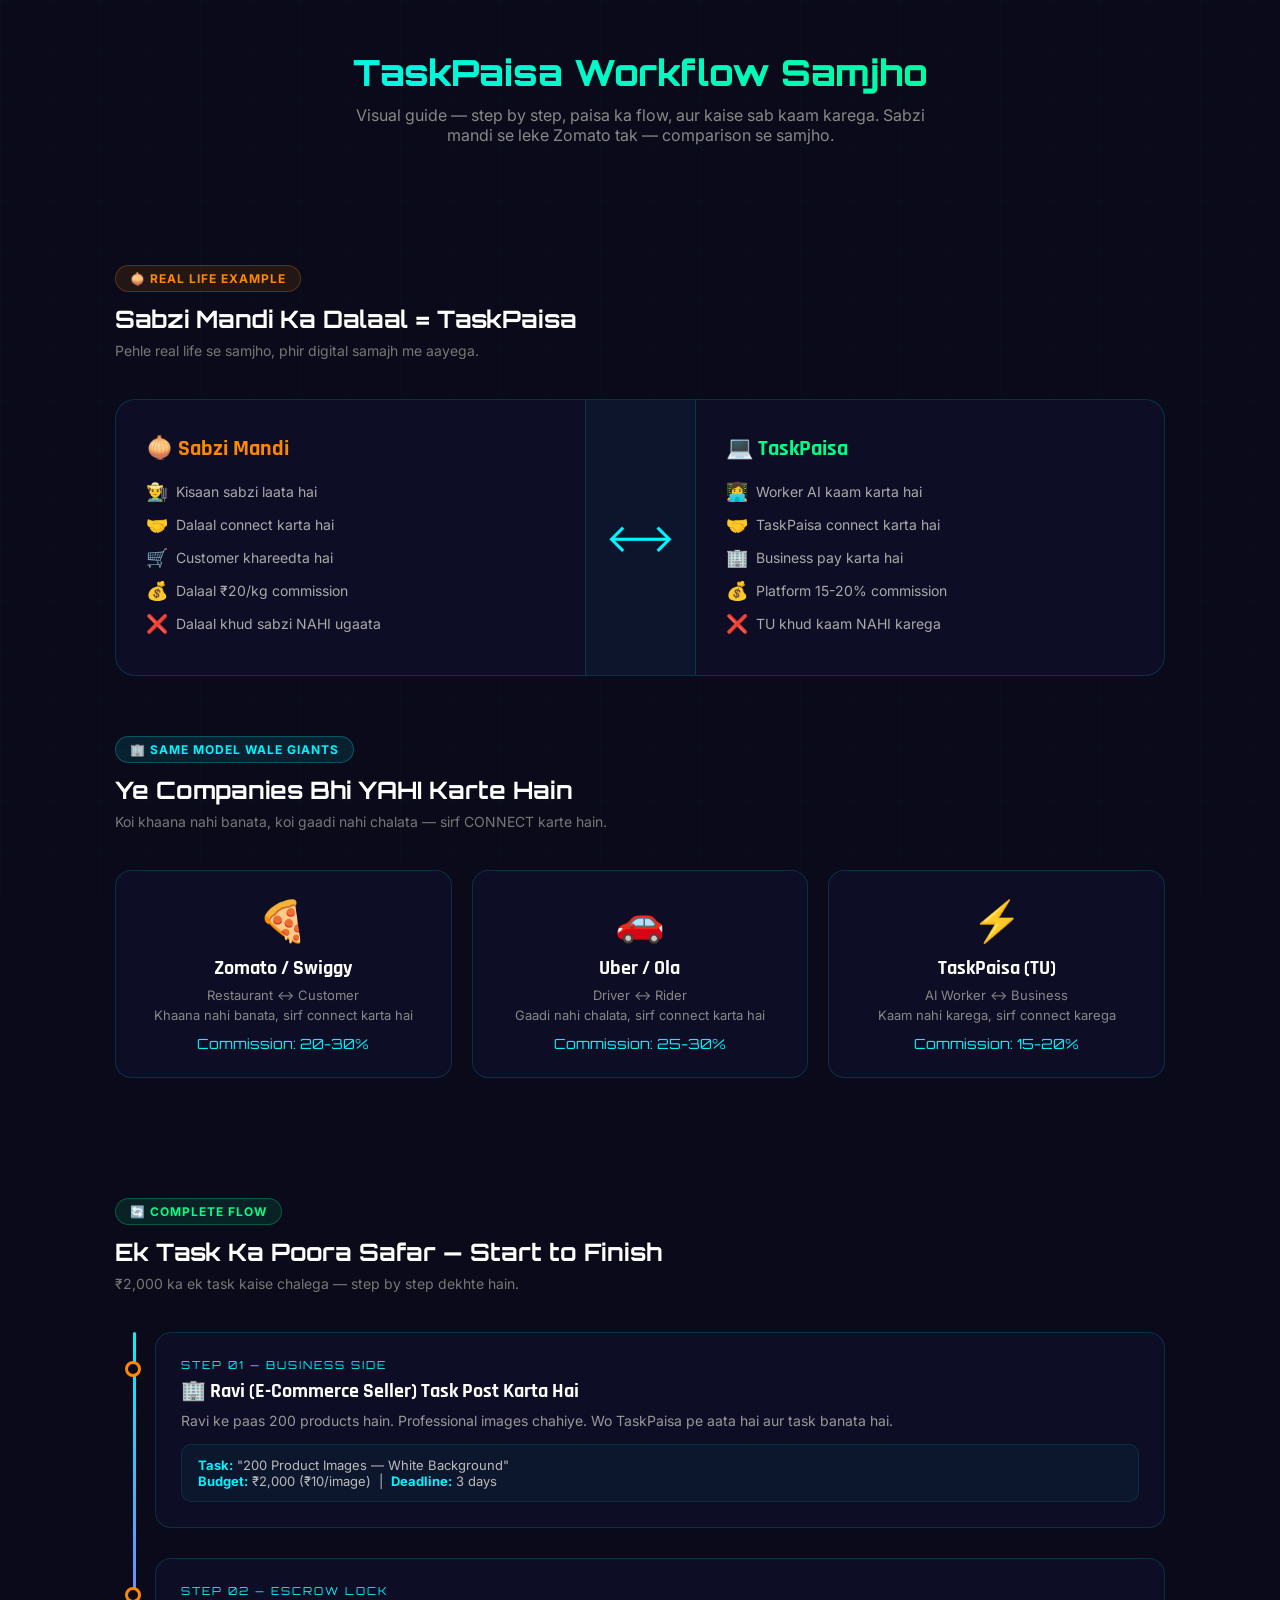
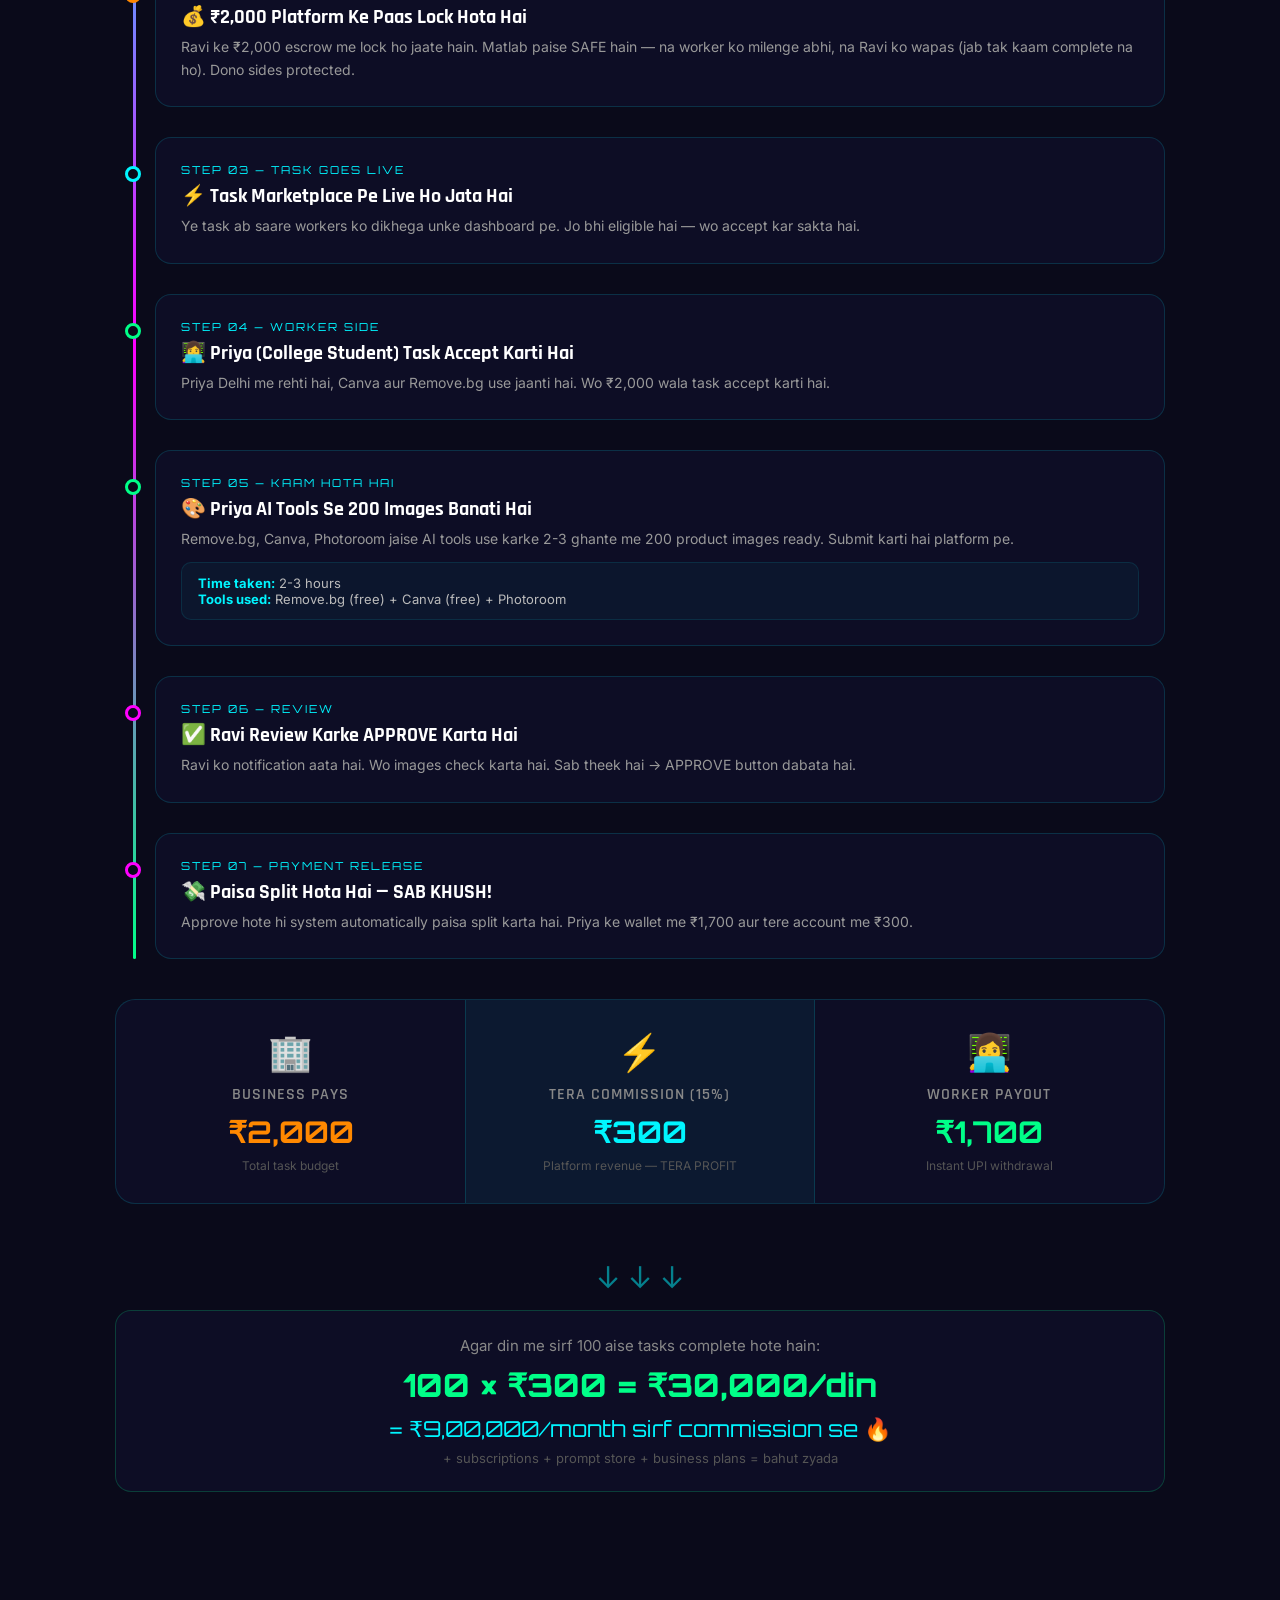
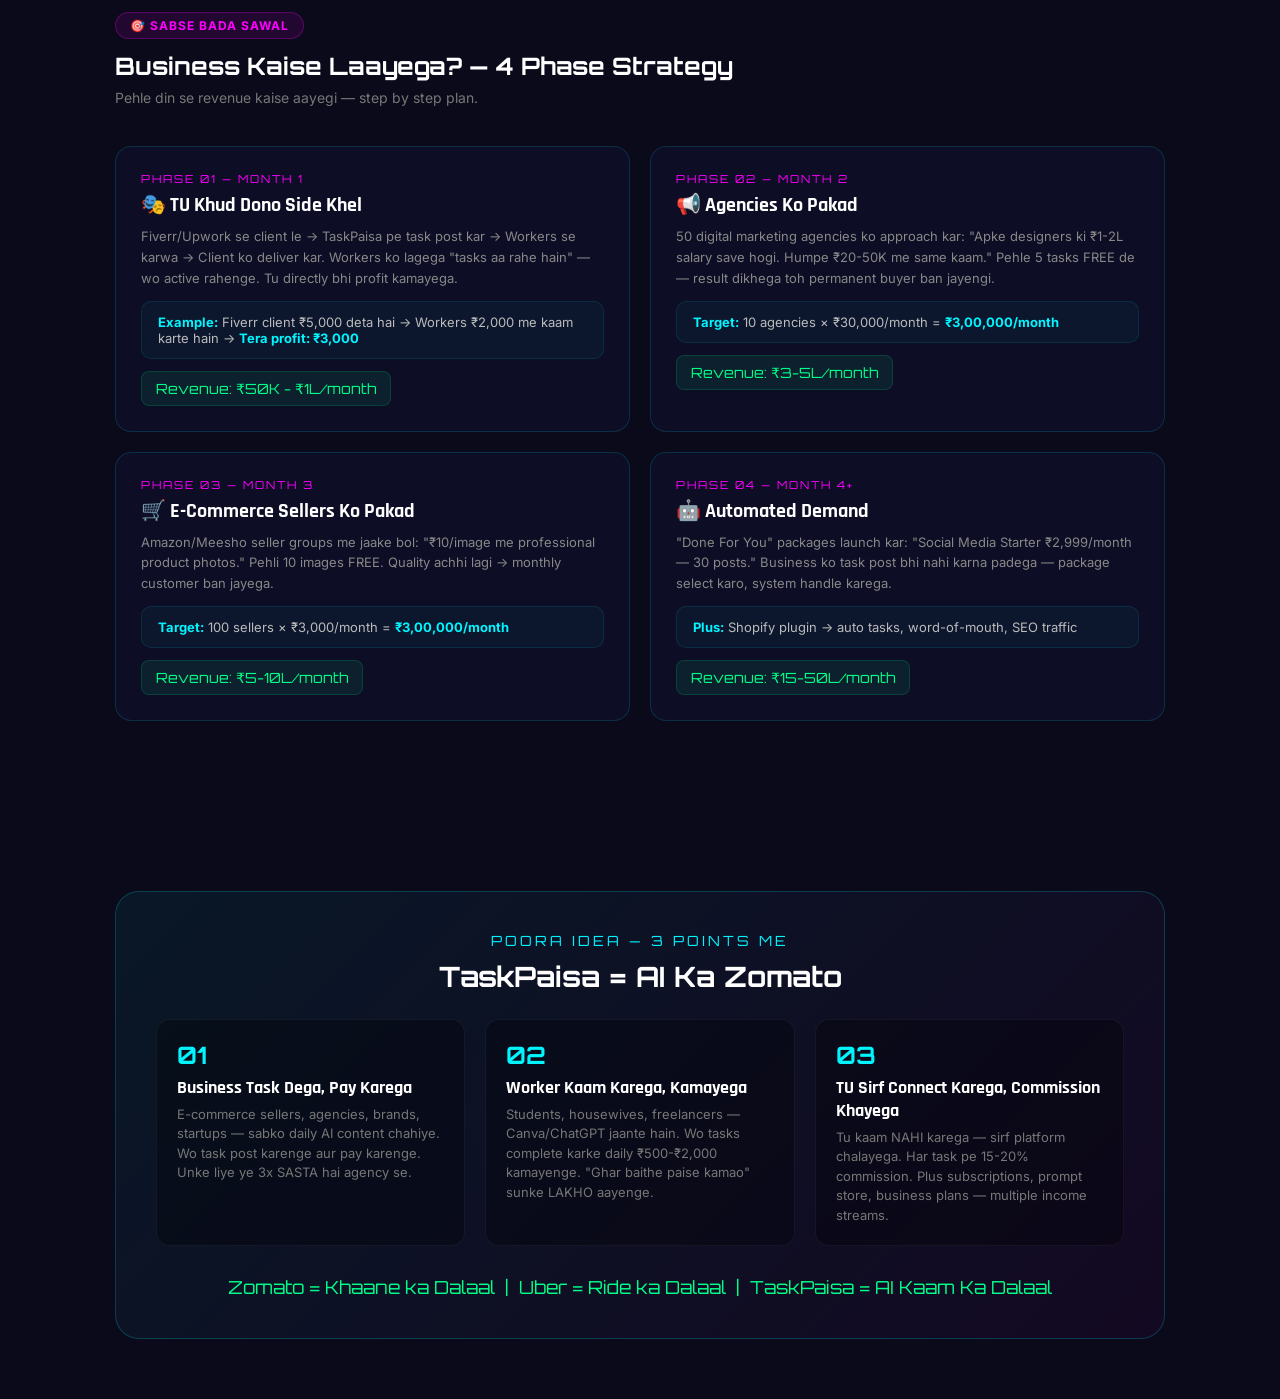
<file: TaskPaisa/workflow-visual.html>
<!DOCTYPE html>
<html lang="en">
<head>
    <meta charset="UTF-8">
    <meta name="viewport" content="width=device-width, initial-scale=1.0">
    <title>TaskPaisa — Workflow Samjho (Visual Guide)</title>
    <link href="https://fonts.googleapis.com/css2?family=Orbitron:wght@400;600;700;800&family=Rajdhani:wght@400;500;600;700&family=Inter:wght@400;500;600;700&display=swap" rel="stylesheet">
    <style>
        :root {
            --cyan: #00f5ff;
            --blue: #0066ff;
            --magenta: #ff00ff;
            --green: #00ff88;
            --orange: #ff8800;
            --dark: #0a0a1a;
            --card: rgba(15, 15, 40, 0.85);
            --border: rgba(0, 245, 255, 0.15);
        }
        * { margin: 0; padding: 0; box-sizing: border-box; }
        body {
            font-family: 'Inter', sans-serif;
            background: var(--dark);
            color: #ddd;
            overflow-x: hidden;
        }
        .bg-grid {
            position: fixed; top: 0; left: 0; width: 100%; height: 100%;
            background-image: linear-gradient(rgba(0,245,255,0.02) 1px, transparent 1px),
                              linear-gradient(90deg, rgba(0,245,255,0.02) 1px, transparent 1px);
            background-size: 50px 50px; z-index: 0; pointer-events: none;
        }
        section { position: relative; z-index: 1; max-width: 1100px; margin: 0 auto; padding: 60px 25px; }
        
        /* Header */
        .page-header { text-align: center; padding-top: 50px; }
        .page-header h1 {
            font-family: 'Orbitron', sans-serif; font-size: 36px; font-weight: 800;
            background: linear-gradient(90deg, var(--cyan), var(--green));
            -webkit-background-clip: text; -webkit-text-fill-color: transparent;
            margin-bottom: 10px;
        }
        .page-header p { color: #888; font-size: 16px; max-width: 600px; margin: 0 auto; }
        
        /* Section Headers */
        .sec-title {
            font-family: 'Orbitron', sans-serif; font-size: 24px; font-weight: 700;
            color: #fff; margin-bottom: 8px;
        }
        .sec-sub { color: #777; font-size: 14px; margin-bottom: 40px; }
        .sec-badge {
            display: inline-block; padding: 5px 14px; border-radius: 50px;
            font-size: 12px; font-weight: 700; letter-spacing: 1px;
            margin-bottom: 12px; text-transform: uppercase;
        }
        .badge-cyan { background: rgba(0,245,255,0.1); color: var(--cyan); border: 1px solid rgba(0,245,255,0.25); }
        .badge-green { background: rgba(0,255,136,0.1); color: var(--green); border: 1px solid rgba(0,255,136,0.25); }
        .badge-magenta { background: rgba(255,0,255,0.1); color: var(--magenta); border: 1px solid rgba(255,0,255,0.25); }
        .badge-orange { background: rgba(255,136,0,0.1); color: var(--orange); border: 1px solid rgba(255,136,0,0.25); }

        /* Comparison Box */
        .compare-box {
            display: grid; grid-template-columns: 1fr auto 1fr; gap: 0;
            background: var(--card); border: 1px solid var(--border); border-radius: 20px;
            overflow: hidden; margin-bottom: 60px;
        }
        .compare-side { padding: 35px 30px; }
        .compare-center {
            display: flex; align-items: center; justify-content: center;
            padding: 20px; font-size: 40px; color: var(--cyan);
            background: rgba(0,245,255,0.03);
            border-left: 1px solid var(--border); border-right: 1px solid var(--border);
        }
        .compare-label {
            font-family: 'Rajdhani', sans-serif; font-size: 22px; font-weight: 700;
            margin-bottom: 12px;
        }
        .compare-side.left .compare-label { color: var(--orange); }
        .compare-side.right .compare-label { color: var(--green); }
        .compare-item { display: flex; align-items: center; gap: 8px; padding: 6px 0; font-size: 14px; color: #aaa; }
        .compare-item .icon { font-size: 18px; }

        /* Flow Section */
        .flow-track { position: relative; padding-left: 40px; }
        .flow-line {
            position: absolute; left: 18px; top: 0; bottom: 0; width: 3px;
            background: linear-gradient(180deg, var(--cyan), var(--magenta), var(--green));
            border-radius: 3px;
        }
        .flow-step {
            position: relative; margin-bottom: 30px;
            background: var(--card); border: 1px solid var(--border); border-radius: 16px;
            padding: 25px; transition: all 0.3s;
        }
        .flow-step:hover { border-color: var(--cyan); transform: translateX(5px); }
        .flow-dot {
            position: absolute; left: -31px; top: 28px;
            width: 16px; height: 16px; border-radius: 50%;
            border: 3px solid var(--cyan); background: var(--dark);
        }
        .flow-dot.green { border-color: var(--green); }
        .flow-dot.magenta { border-color: var(--magenta); }
        .flow-dot.orange { border-color: var(--orange); }
        .flow-step-num {
            font-family: 'Orbitron', sans-serif; font-size: 11px; color: var(--cyan);
            letter-spacing: 2px; margin-bottom: 6px;
        }
        .flow-step h3 { font-family: 'Rajdhani', sans-serif; font-size: 20px; font-weight: 700; color: #fff; margin-bottom: 6px; }
        .flow-step p { font-size: 14px; color: #999; line-height: 1.6; }
        .flow-example {
            margin-top: 12px; padding: 12px 16px;
            background: rgba(0,245,255,0.04); border: 1px solid rgba(0,245,255,0.1);
            border-radius: 10px; font-size: 13px; color: #bbb;
        }
        .flow-example strong { color: var(--cyan); }

        /* Money Split */
        .money-split {
            display: grid; grid-template-columns: 1fr 1fr 1fr; gap: 0;
            background: var(--card); border: 1px solid var(--border); border-radius: 20px;
            overflow: hidden; margin: 40px 0;
        }
        .money-col { padding: 30px; text-align: center; }
        .money-col:nth-child(2) { 
            background: rgba(0,245,255,0.05);
            border-left: 1px solid var(--border); border-right: 1px solid var(--border);
        }
        .money-col-icon { font-size: 36px; margin-bottom: 10px; }
        .money-col-label { font-family: 'Rajdhani', sans-serif; font-size: 16px; color: #888; font-weight: 600; text-transform: uppercase; letter-spacing: 1px; }
        .money-col-amount { font-family: 'Orbitron', sans-serif; font-size: 30px; font-weight: 700; margin: 8px 0; }
        .money-col-amount.green { color: var(--green); }
        .money-col-amount.cyan { color: var(--cyan); }
        .money-col-amount.orange { color: var(--orange); }
        .money-col-note { font-size: 12px; color: #555; }

        /* Arrow */
        .arrow-down {
            text-align: center; padding: 15px; font-size: 30px; color: var(--cyan); opacity: 0.5;
        }

        /* Phase Cards */
        .phase-grid { display: grid; grid-template-columns: repeat(2, 1fr); gap: 20px; margin-top: 30px; }
        .phase-card {
            background: var(--card); border: 1px solid var(--border); border-radius: 16px;
            padding: 25px; transition: all 0.3s;
        }
        .phase-card:hover { border-color: var(--cyan); transform: translateY(-4px); }
        .phase-num {
            font-family: 'Orbitron', sans-serif; font-size: 11px; color: var(--magenta);
            letter-spacing: 2px; margin-bottom: 6px;
        }
        .phase-card h4 { font-family: 'Rajdhani', sans-serif; font-size: 20px; font-weight: 700; color: #fff; margin-bottom: 8px; }
        .phase-card p { font-size: 13px; color: #888; line-height: 1.6; }
        .phase-revenue {
            margin-top: 12px; padding: 8px 14px;
            background: rgba(0,255,136,0.08); border: 1px solid rgba(0,255,136,0.15);
            border-radius: 8px; font-family: 'Orbitron', sans-serif;
            font-size: 14px; color: var(--green); display: inline-block;
        }

        /* Analogy Section */
        .analogy-grid { display: grid; grid-template-columns: repeat(3, 1fr); gap: 20px; margin-top: 30px; }
        .analogy-card {
            background: var(--card); border: 1px solid var(--border); border-radius: 16px;
            padding: 25px; text-align: center; transition: all 0.3s;
        }
        .analogy-card:hover { border-color: var(--magenta); transform: translateY(-5px); }
        .analogy-icon { font-size: 40px; margin-bottom: 10px; }
        .analogy-name { font-family: 'Rajdhani', sans-serif; font-size: 20px; font-weight: 700; color: #fff; margin-bottom: 5px; }
        .analogy-desc { font-size: 13px; color: #888; line-height: 1.5; }
        .analogy-cut { font-family: 'Orbitron', sans-serif; font-size: 14px; color: var(--cyan); margin-top: 10px; }

        /* Summary Box */
        .summary-box {
            background: linear-gradient(135deg, rgba(0,245,255,0.06), rgba(255,0,255,0.04));
            border: 1px solid rgba(0,245,255,0.2); border-radius: 24px;
            padding: 40px; text-align: center; margin-top: 50px;
        }
        .summary-box h2 { font-family: 'Orbitron', sans-serif; font-size: 28px; color: #fff; margin-bottom: 20px; }
        .summary-points { display: grid; grid-template-columns: repeat(3, 1fr); gap: 20px; margin-top: 25px; text-align: left; }
        .summary-point {
            padding: 20px; background: rgba(0,0,0,0.3); border-radius: 14px;
            border: 1px solid rgba(255,255,255,0.05);
        }
        .sp-num { font-family: 'Orbitron', sans-serif; font-size: 24px; color: var(--cyan); font-weight: 700; }
        .sp-title { font-family: 'Rajdhani', sans-serif; font-size: 18px; font-weight: 700; color: #fff; margin: 6px 0; }
        .sp-desc { font-size: 13px; color: #777; line-height: 1.5; }

        @media (max-width: 768px) {
            .compare-box { grid-template-columns: 1fr; }
            .compare-center { border-left: none; border-right: none; border-top: 1px solid var(--border); border-bottom: 1px solid var(--border); padding: 10px; }
            .money-split { grid-template-columns: 1fr; }
            .money-col:nth-child(2) { border-left: none; border-right: none; border-top: 1px solid var(--border); border-bottom: 1px solid var(--border); }
            .phase-grid, .analogy-grid, .summary-points { grid-template-columns: 1fr; }
            .page-header h1 { font-size: 26px; }
        }
    </style>
</head>
<body>
<div class="bg-grid"></div>

<!-- Header -->
<section class="page-header">
    <h1>TaskPaisa Workflow Samjho</h1>
    <p>Visual guide — step by step, paisa ka flow, aur kaise sab kaam karega. Sabzi mandi se leke Zomato tak — comparison se samjho.</p>
</section>

<!-- REAL LIFE COMPARISON -->
<section>
    <div class="sec-badge badge-orange">🧅 Real Life Example</div>
    <div class="sec-title">Sabzi Mandi Ka Dalaal = TaskPaisa</div>
    <div class="sec-sub">Pehle real life se samjho, phir digital samajh me aayega.</div>

    <div class="compare-box">
        <div class="compare-side left">
            <div class="compare-label">🧅 Sabzi Mandi</div>
            <div class="compare-item"><span class="icon">👨‍🌾</span> Kisaan sabzi laata hai</div>
            <div class="compare-item"><span class="icon">🤝</span> Dalaal connect karta hai</div>
            <div class="compare-item"><span class="icon">🛒</span> Customer khareedta hai</div>
            <div class="compare-item"><span class="icon">💰</span> Dalaal ₹20/kg commission</div>
            <div class="compare-item"><span class="icon">❌</span> Dalaal khud sabzi NAHI ugaata</div>
        </div>
        <div class="compare-center">⟷</div>
        <div class="compare-side right">
            <div class="compare-label">💻 TaskPaisa</div>
            <div class="compare-item"><span class="icon">👩‍💻</span> Worker AI kaam karta hai</div>
            <div class="compare-item"><span class="icon">🤝</span> TaskPaisa connect karta hai</div>
            <div class="compare-item"><span class="icon">🏢</span> Business pay karta hai</div>
            <div class="compare-item"><span class="icon">💰</span> Platform 15-20% commission</div>
            <div class="compare-item"><span class="icon">❌</span> TU khud kaam NAHI karega</div>
        </div>
    </div>

    <!-- Similar Companies -->
    <div class="sec-badge badge-cyan">🏢 Same Model Wale Giants</div>
    <div class="sec-title">Ye Companies Bhi YAHI Karte Hain</div>
    <div class="sec-sub">Koi khaana nahi banata, koi gaadi nahi chalata — sirf CONNECT karte hain.</div>
    <div class="analogy-grid">
        <div class="analogy-card">
            <div class="analogy-icon">🍕</div>
            <div class="analogy-name">Zomato / Swiggy</div>
            <div class="analogy-desc">Restaurant ↔ Customer<br>Khaana nahi banata, sirf connect karta hai</div>
            <div class="analogy-cut">Commission: 20-30%</div>
        </div>
        <div class="analogy-card">
            <div class="analogy-icon">🚗</div>
            <div class="analogy-name">Uber / Ola</div>
            <div class="analogy-desc">Driver ↔ Rider<br>Gaadi nahi chalata, sirf connect karta hai</div>
            <div class="analogy-cut">Commission: 25-30%</div>
        </div>
        <div class="analogy-card">
            <div class="analogy-icon">⚡</div>
            <div class="analogy-name">TaskPaisa (TU)</div>
            <div class="analogy-desc">AI Worker ↔ Business<br>Kaam nahi karega, sirf connect karega</div>
            <div class="analogy-cut">Commission: 15-20%</div>
        </div>
    </div>
</section>

<!-- COMPLETE FLOW -->
<section>
    <div class="sec-badge badge-green">🔄 Complete Flow</div>
    <div class="sec-title">Ek Task Ka Poora Safar — Start to Finish</div>
    <div class="sec-sub">₹2,000 ka ek task kaise chalega — step by step dekhte hain.</div>

    <div class="flow-track">
        <div class="flow-line"></div>

        <div class="flow-step">
            <div class="flow-dot orange"></div>
            <div class="flow-step-num">STEP 01 — BUSINESS SIDE</div>
            <h3>🏢 Ravi (E-Commerce Seller) Task Post Karta Hai</h3>
            <p>Ravi ke paas 200 products hain. Professional images chahiye. Wo TaskPaisa pe aata hai aur task banata hai.</p>
            <div class="flow-example">
                <strong>Task:</strong> "200 Product Images — White Background"<br>
                <strong>Budget:</strong> ₹2,000 (₹10/image) &nbsp;|&nbsp; <strong>Deadline:</strong> 3 days
            </div>
        </div>

        <div class="flow-step">
            <div class="flow-dot orange"></div>
            <div class="flow-step-num">STEP 02 — ESCROW LOCK</div>
            <h3>💰 ₹2,000 Platform Ke Paas Lock Hota Hai</h3>
            <p>Ravi ke ₹2,000 escrow me lock ho jaate hain. Matlab paise SAFE hain — na worker ko milenge abhi, na Ravi ko wapas (jab tak kaam complete na ho). Dono sides protected.</p>
        </div>

        <div class="flow-step">
            <div class="flow-dot"></div>
            <div class="flow-step-num">STEP 03 — TASK GOES LIVE</div>
            <h3>⚡ Task Marketplace Pe Live Ho Jata Hai</h3>
            <p>Ye task ab saare workers ko dikhega unke dashboard pe. Jo bhi eligible hai — wo accept kar sakta hai.</p>
        </div>

        <div class="flow-step">
            <div class="flow-dot green"></div>
            <div class="flow-step-num">STEP 04 — WORKER SIDE</div>
            <h3>👩‍💻 Priya (College Student) Task Accept Karti Hai</h3>
            <p>Priya Delhi me rehti hai, Canva aur Remove.bg use jaanti hai. Wo ₹2,000 wala task accept karti hai.</p>
        </div>

        <div class="flow-step">
            <div class="flow-dot green"></div>
            <div class="flow-step-num">STEP 05 — KAAM HOTA HAI</div>
            <h3>🎨 Priya AI Tools Se 200 Images Banati Hai</h3>
            <p>Remove.bg, Canva, Photoroom jaise AI tools use karke 2-3 ghante me 200 product images ready. Submit karti hai platform pe.</p>
            <div class="flow-example">
                <strong>Time taken:</strong> 2-3 hours<br>
                <strong>Tools used:</strong> Remove.bg (free) + Canva (free) + Photoroom
            </div>
        </div>

        <div class="flow-step">
            <div class="flow-dot magenta"></div>
            <div class="flow-step-num">STEP 06 — REVIEW</div>
            <h3>✅ Ravi Review Karke APPROVE Karta Hai</h3>
            <p>Ravi ko notification aata hai. Wo images check karta hai. Sab theek hai → APPROVE button dabata hai.</p>
        </div>

        <div class="flow-step">
            <div class="flow-dot magenta"></div>
            <div class="flow-step-num">STEP 07 — PAYMENT RELEASE</div>
            <h3>💸 Paisa Split Hota Hai — SAB KHUSH!</h3>
            <p>Approve hote hi system automatically paisa split karta hai. Priya ke wallet me ₹1,700 aur tere account me ₹300.</p>
        </div>
    </div>

    <!-- Money Split Visual -->
    <div class="money-split">
        <div class="money-col">
            <div class="money-col-icon">🏢</div>
            <div class="money-col-label">Business Pays</div>
            <div class="money-col-amount orange">₹2,000</div>
            <div class="money-col-note">Total task budget</div>
        </div>
        <div class="money-col">
            <div class="money-col-icon">⚡</div>
            <div class="money-col-label">Tera Commission (15%)</div>
            <div class="money-col-amount cyan">₹300</div>
            <div class="money-col-note">Platform revenue — TERA PROFIT</div>
        </div>
        <div class="money-col">
            <div class="money-col-icon">👩‍💻</div>
            <div class="money-col-label">Worker Payout</div>
            <div class="money-col-amount green">₹1,700</div>
            <div class="money-col-note">Instant UPI withdrawal</div>
        </div>
    </div>

    <div class="arrow-down">↓ ↓ ↓</div>

    <div style="text-align: center; padding: 25px; background: var(--card); border: 1px solid rgba(0,255,136,0.2); border-radius: 16px;">
        <div style="font-size: 15px; color: #888;">Agar din me sirf 100 aise tasks complete hote hain:</div>
        <div style="font-family: 'Orbitron', sans-serif; font-size: 32px; font-weight: 800; color: var(--green); margin: 10px 0;">100 × ₹300 = ₹30,000/din</div>
        <div style="font-family: 'Orbitron', sans-serif; font-size: 22px; color: var(--cyan);">= ₹9,00,000/month sirf commission se 🔥</div>
        <div style="font-size: 13px; color: #555; margin-top: 8px;">+ subscriptions + prompt store + business plans = bahut zyada</div>
    </div>
</section>

<!-- HOW TO GET BUSINESSES -->
<section>
    <div class="sec-badge badge-magenta">🎯 Sabse Bada Sawal</div>
    <div class="sec-title">Business Kaise Laayega? — 4 Phase Strategy</div>
    <div class="sec-sub">Pehle din se revenue kaise aayegi — step by step plan.</div>

    <div class="phase-grid">
        <div class="phase-card">
            <div class="phase-num">PHASE 01 — MONTH 1</div>
            <h4>🎭 TU Khud Dono Side Khel</h4>
            <p>Fiverr/Upwork se client le → TaskPaisa pe task post kar → Workers se karwa → Client ko deliver kar. Workers ko lagega "tasks aa rahe hain" — wo active rahenge. Tu directly bhi profit kamayega.</p>
            <div class="flow-example" style="margin-top: 12px;">
                <strong>Example:</strong> Fiverr client ₹5,000 deta hai → Workers ₹2,000 me kaam karte hain → <strong>Tera profit: ₹3,000</strong>
            </div>
            <div class="phase-revenue">Revenue: ₹50K - ₹1L/month</div>
        </div>
        <div class="phase-card">
            <div class="phase-num">PHASE 02 — MONTH 2</div>
            <h4>📢 Agencies Ko Pakad</h4>
            <p>50 digital marketing agencies ko approach kar: "Apke designers ki ₹1-2L salary save hogi. Humpe ₹20-50K me same kaam." Pehle 5 tasks FREE de — result dikhega toh permanent buyer ban jayengi.</p>
            <div class="flow-example" style="margin-top: 12px;">
                <strong>Target:</strong> 10 agencies × ₹30,000/month = <strong>₹3,00,000/month</strong>
            </div>
            <div class="phase-revenue">Revenue: ₹3-5L/month</div>
        </div>
        <div class="phase-card">
            <div class="phase-num">PHASE 03 — MONTH 3</div>
            <h4>🛒 E-Commerce Sellers Ko Pakad</h4>
            <p>Amazon/Meesho seller groups me jaake bol: "₹10/image me professional product photos." Pehli 10 images FREE. Quality achhi lagi → monthly customer ban jayega.</p>
            <div class="flow-example" style="margin-top: 12px;">
                <strong>Target:</strong> 100 sellers × ₹3,000/month = <strong>₹3,00,000/month</strong>
            </div>
            <div class="phase-revenue">Revenue: ₹5-10L/month</div>
        </div>
        <div class="phase-card">
            <div class="phase-num">PHASE 04 — MONTH 4+</div>
            <h4>🤖 Automated Demand</h4>
            <p>"Done For You" packages launch kar: "Social Media Starter ₹2,999/month — 30 posts." Business ko task post bhi nahi karna padega — package select karo, system handle karega.</p>
            <div class="flow-example" style="margin-top: 12px;">
                <strong>Plus:</strong> Shopify plugin → auto tasks, word-of-mouth, SEO traffic
            </div>
            <div class="phase-revenue">Revenue: ₹15-50L/month</div>
        </div>
    </div>
</section>

<!-- FINAL SUMMARY -->
<section>
    <div class="summary-box">
        <div style="font-size: 14px; color: var(--cyan); font-family: 'Orbitron', sans-serif; letter-spacing: 3px; margin-bottom: 10px;">POORA IDEA — 3 POINTS ME</div>
        <h2>TaskPaisa = AI Ka Zomato</h2>
        <div class="summary-points">
            <div class="summary-point">
                <div class="sp-num">01</div>
                <div class="sp-title">Business Task Dega, Pay Karega</div>
                <div class="sp-desc">E-commerce sellers, agencies, brands, startups — sabko daily AI content chahiye. Wo task post karenge aur pay karenge. Unke liye ye 3x SASTA hai agency se.</div>
            </div>
            <div class="summary-point">
                <div class="sp-num">02</div>
                <div class="sp-title">Worker Kaam Karega, Kamayega</div>
                <div class="sp-desc">Students, housewives, freelancers — Canva/ChatGPT jaante hain. Wo tasks complete karke daily ₹500-₹2,000 kamayenge. "Ghar baithe paise kamao" sunke LAKHO aayenge.</div>
            </div>
            <div class="summary-point">
                <div class="sp-num">03</div>
                <div class="sp-title">TU Sirf Connect Karega, Commission Khayega</div>
                <div class="sp-desc">Tu kaam NAHI karega — sirf platform chalayega. Har task pe 15-20% commission. Plus subscriptions, prompt store, business plans — multiple income streams.</div>
            </div>
        </div>
        <div style="margin-top: 30px; font-family: 'Orbitron', sans-serif; font-size: 18px; color: var(--green);">
            Zomato = Khaane ka Dalaal &nbsp;|&nbsp; Uber = Ride ka Dalaal &nbsp;|&nbsp; TaskPaisa = AI Kaam Ka Dalaal
        </div>
    </div>
</section>

</body>
</html>
</file>
